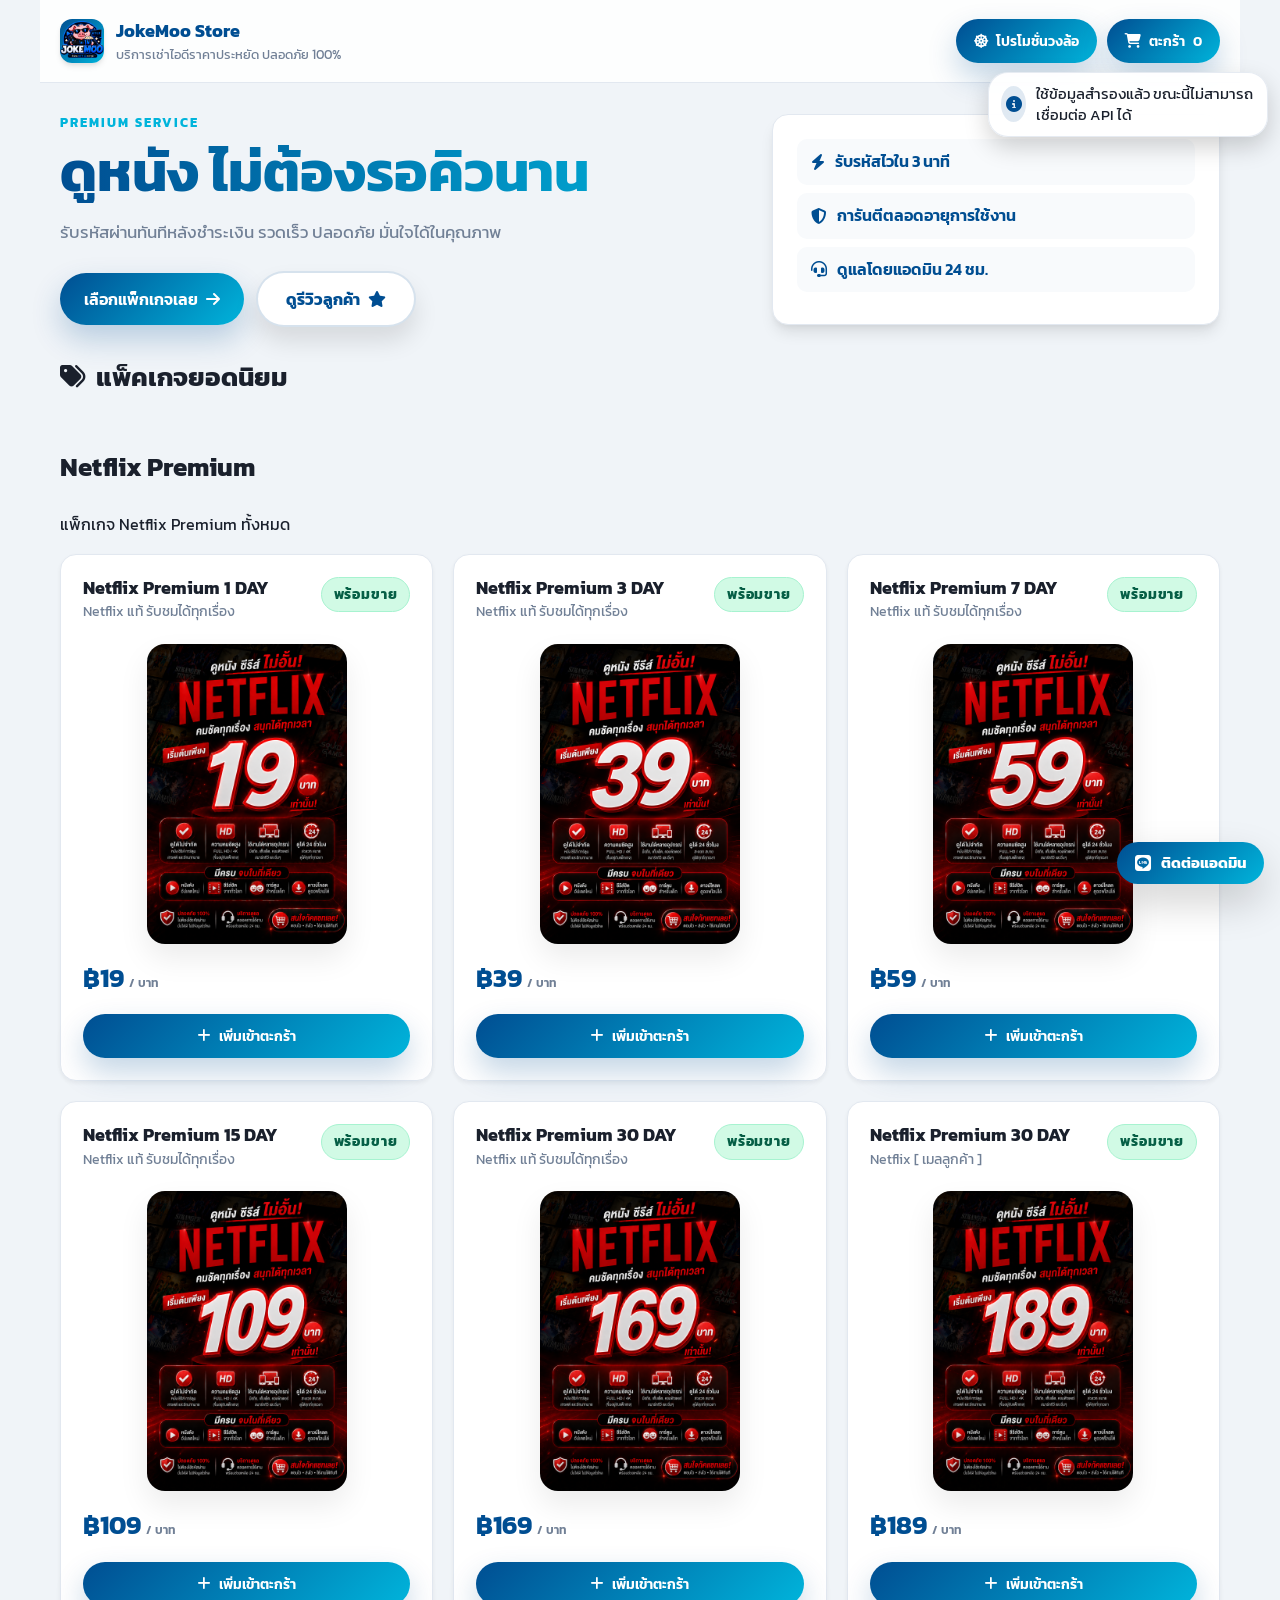
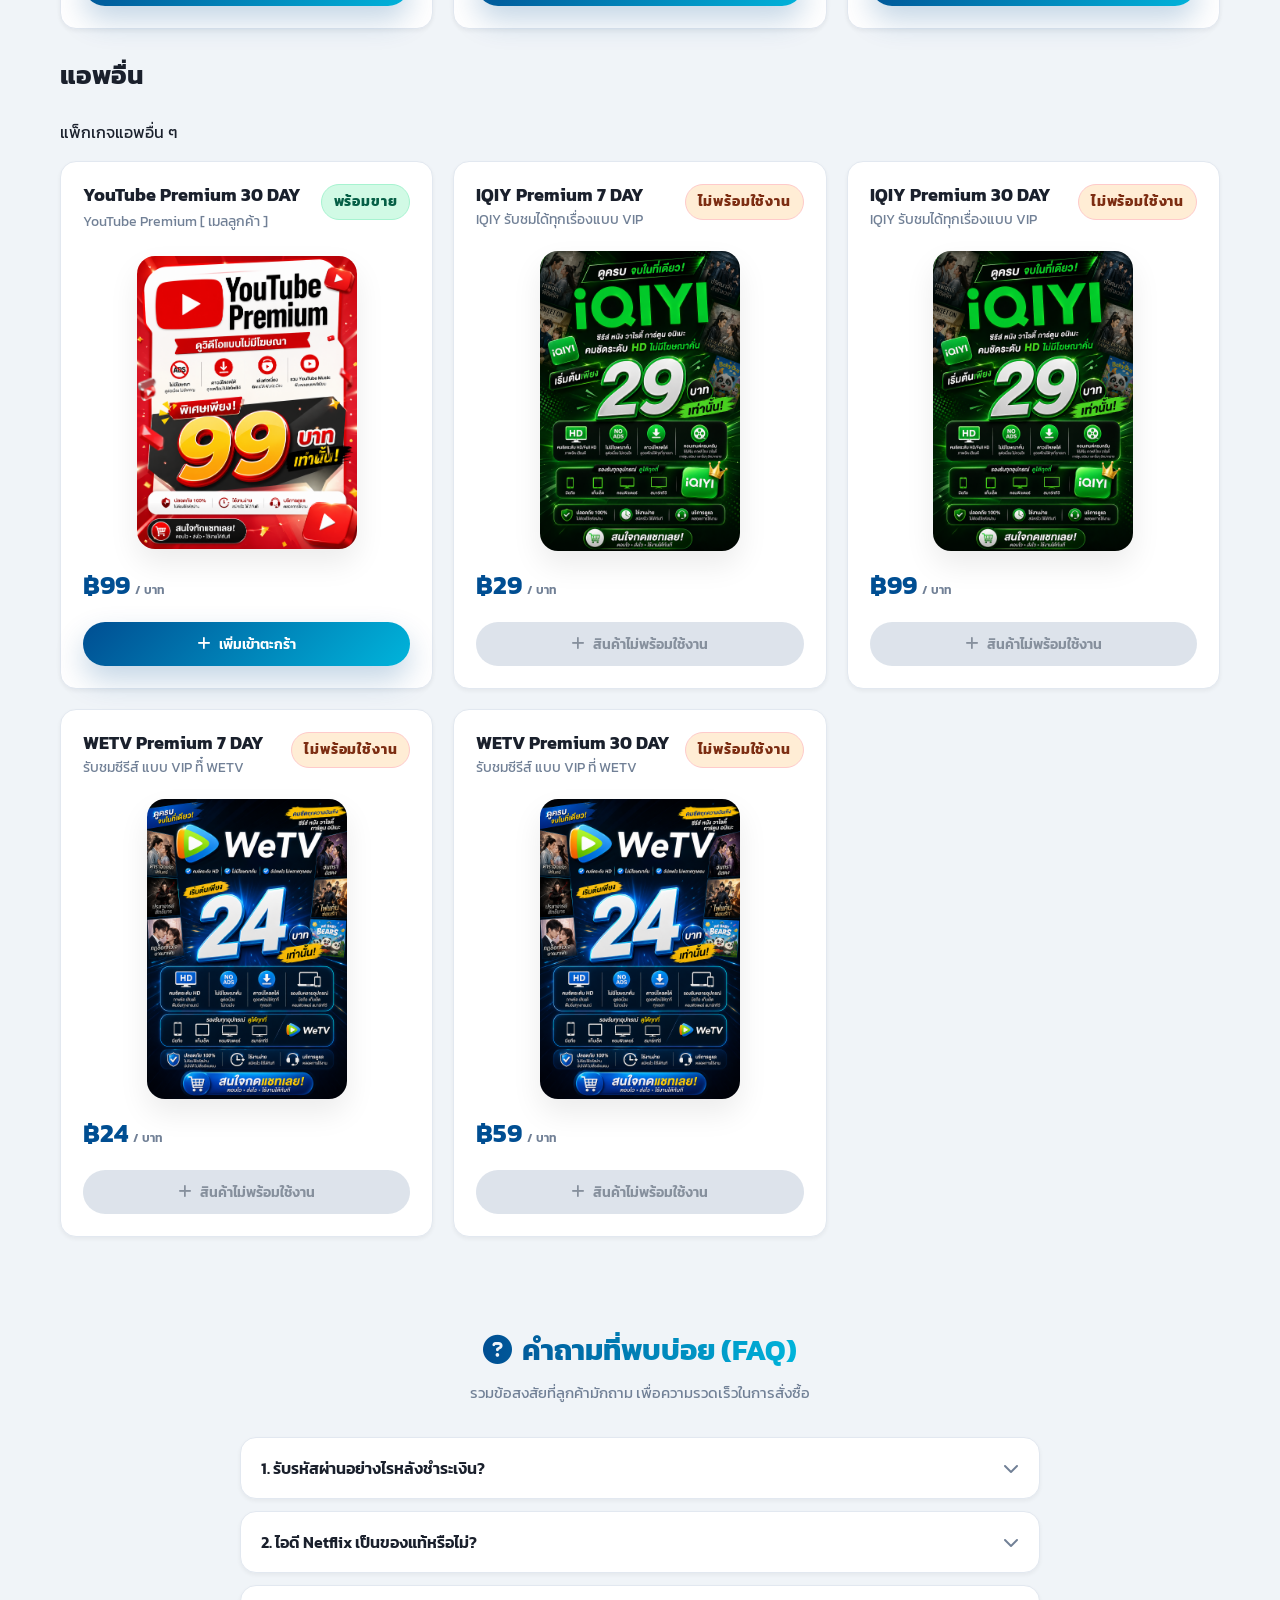
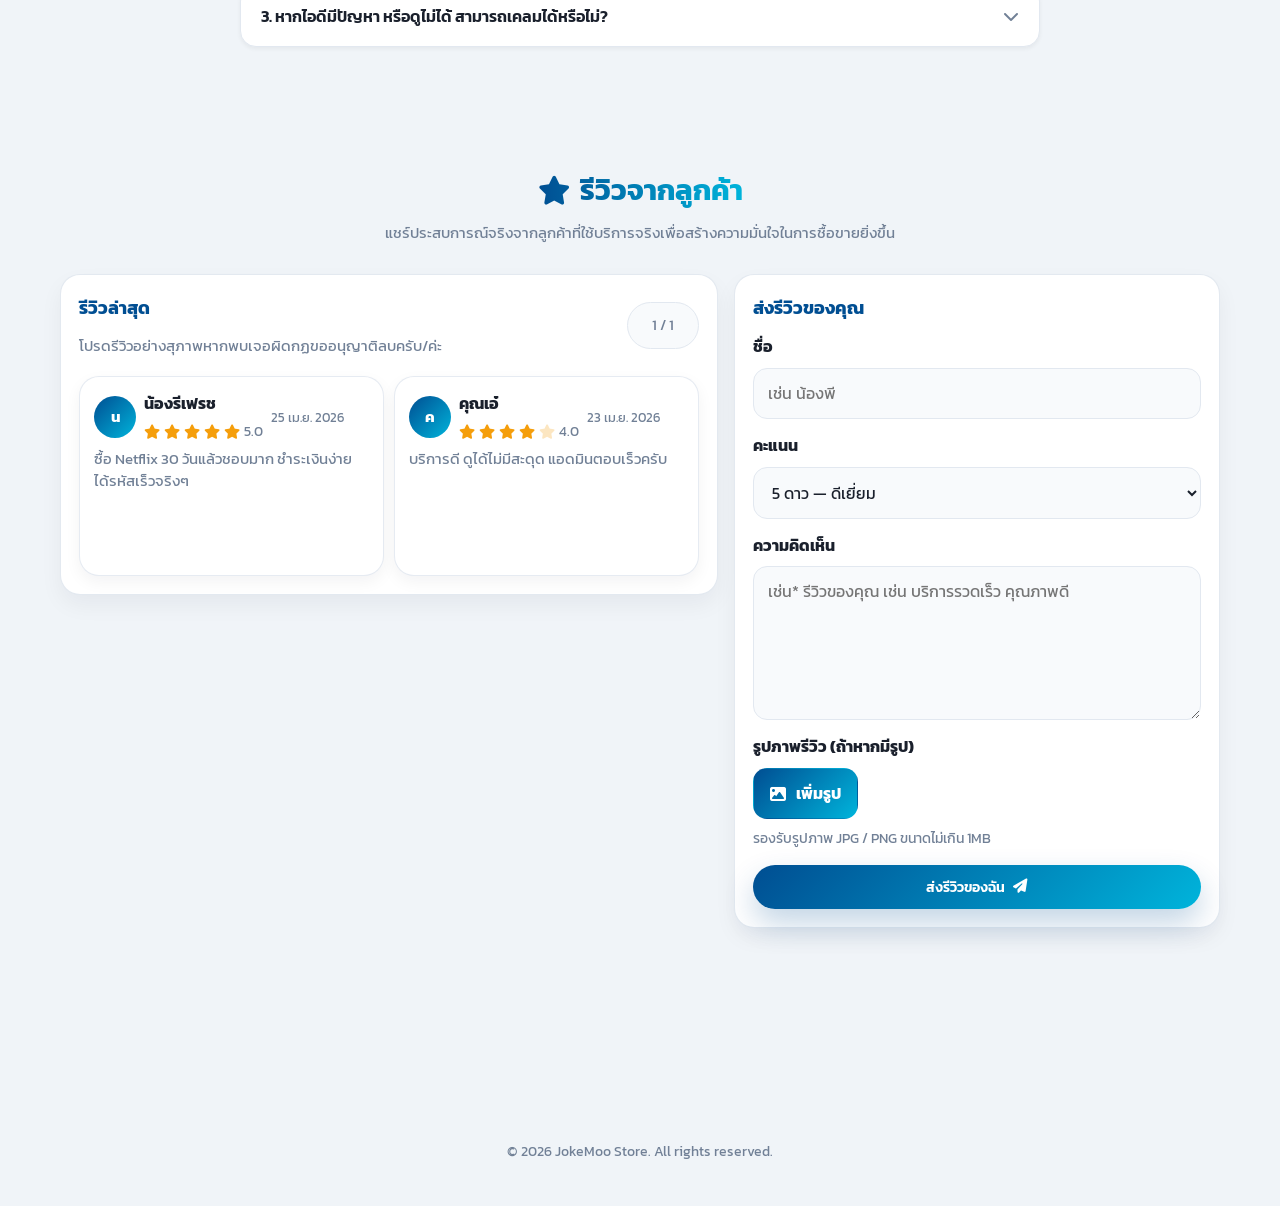
<file: shop-main/index.html>
<!DOCTYPE html>
<html lang="th">
<head>
    <meta charset="UTF-8">
    <meta name="viewport" content="width=device-width, initial-scale=1.0">
    <title>JokeMoo Store | บริการขาย NETFLIX PREMIUM</title>
    <link href="https://fonts.googleapis.com/css2?family=Inter:wght@400;600;700&family=Kanit:wght@300;400;600&display=swap" rel="stylesheet">
    <link rel="stylesheet" href="https://cdnjs.cloudflare.com/ajax/libs/font-awesome/6.4.0/css/all.min.css">
    <link rel="icon" type="image" href="logo.png">
    <link rel="stylesheet" href="styles.css?v=20260825-v87">
</head>
<body>
    <div id="pageLoader" class="page-loader">
        <div class="page-loader-card">
            <div class="page-loader-spinner"></div>
            <p>กำลังโหลดเว็บไซต์...</p>
        </div>
    </div>

    <div id="maintenanceOverlay" class="maintenance-overlay hidden">
        <div class="maintenance-card">
            <h2>เว็บไซต์กำลังอัพเดท</h2>
            <p>ขณะนี้เว็บไซต์อยู่ในโหมดอัพเดท กรุณาติดต่อข่าวสารหรือสอบถามผ่านช่องทางด้านล่าง</p>
            <div class="maintenance-links">
                <a href="https://www.facebook.com/profile.php?id=61584369622351" target="_blank" rel="noopener noreferrer">Facebook</a>
                <a href="https://line.me/R/ti/p/%40106zyrpm" target="_blank" rel="noopener noreferrer">Line</a>
            </div>
        </div>
    </div>

    <nav class="topbar">
        <div class="brand">
            <img src="logo.png" alt="JokeMoo Store" class="logo-circle" />
            <div>
                <h1>JokeMoo Store</h1>
                <p>บริการเช่าไอดีราคาประหยัด ปลอดภัย 100%</p>
            </div>
        </div>
        <div class="actions">
            <div id="userBadge" class="user-badge hidden"></div>
            <button id="promotionsWheelBtn" class="button button-primary">
                <i class="fas fa-dharmachakra"></i> โปรโมชั่นวงล้อ
            </button>
            <button id="cartBtn" class="button button-primary">
                <i class="fas fa-shopping-cart"></i> ตะกร้า <span id="cartCount">0</span>
            </button>
        </div>
    </nav>

    <main>
        <section class="hero">
            <div class="hero-content">
                <span class="eyebrow">Premium Service</span>
                <h2>ดูหนัง ไม่ต้องรอคิวนาน</h2>
                <p>รับรหัสผ่านทันทีหลังชำระเงิน รวดเร็ว ปลอดภัย มั่นใจได้ในคุณภาพ</p>
                <div class="hero-buttons">
                    <button id="heroShopBtn" class="button button-primary btn-lg">
                        เลือกแพ็กเกจเลย <i class="fas fa-arrow-right"></i>
                    </button>
                    <button id="heroReviewBtn" class="button button-outline btn-lg">
                        ดูรีวิวลูกค้า <i class="fas fa-star"></i>
                    </button>
                </div>
            </div>
            <div class="hero-card">
                <div class="feature-card"><i class="fas fa-bolt"></i> รับรหัสไวใน 3 นาที</div>
                <div class="feature-card"><i class="fas fa-shield-alt"></i> การันตีตลอดอายุการใช้งาน</div>
                <div class="feature-card"><i class="fas fa-headset"></i> ดูแลโดยแอดมิน 24 ชม.</div>
            </div>
        </section>

        <section id="promotionBanner" class="promotion-banner hidden"></section>

        <section class="products">
            <h3><i class="fas fa-tags"></i> แพ็คเกจยอดนิยม</h3>
            <div id="products" class="product-grid"></div>
        </section>

        <!-- 🔽 เพิ่มส่วน FAQ ตรงนี้ 🔽 -->
        <section id="faq" class="faq-section">
            <div class="faq-header">
                <h3><i class="fas fa-question-circle"></i> คำถามที่พบบ่อย (FAQ)</h3>
                <p>รวมข้อสงสัยที่ลูกค้ามักถาม เพื่อความรวดเร็วในการสั่งซื้อ</p>
            </div>
            <div class="faq-container">
                <div class="faq-item">
                    <button class="faq-question">
                        <span>1. รับรหัสผ่านอย่างไรหลังชำระเงิน?</span>
                        <i class="fas fa-chevron-down"></i>
                    </button>
                    <div class="faq-answer">
                        <p>หลังยืนยันการโอนสำเร็จ เพิ่มเพื่อน Line <strong>@106zyrpm</strong> เพื่อแจ้งสลิปโอน แอดมินจะตรวจสอบและส่งรหัสผ่านให้ภายใน 1-5 นาที</p>
                    </div>
                </div>
                <div class="faq-item">
                    <button class="faq-question">
                        <span>2. ไอดี Netflix เป็นของแท้หรือไม่?</span>
                        <i class="fas fa-chevron-down"></i>
                    </button>
                    <div class="faq-answer">
                        <p>ใช่ครับ ทุกไอดีเป็นบัญชีพรีเมียมแท้ 100% ซื้อตรงจากผู้ให้บริการอย่างเป็นทางการ มั่นใจได้ในความเสถียรและคุณภาพระดับ Ultra HD</p>
                    </div>
                </div>
                <div class="faq-item">
                    <button class="faq-question">
                        <span>3. หากไอดีมีปัญหา หรือดูไม่ได้ สามารถเคลมได้หรือไม่?</span>
                        <i class="fas fa-chevron-down"></i>
                    </button>
                    <div class="faq-answer">
                        <p>ได้ครับ เราการันตีการใช้งานตลอดอายุแพ็กเกจ หากพบปัญหาเข้าไม่ได้ หรือรหัสเปลี่ยน สามารถแจ้งแอดมินได้ทันที โดยไม่มีค่าใช้จ่ายเพิ่มแน่นอนค้าบ</p>
                    </div>
                </div>
                    </div>
                </div>
            </div>
        </section>
        <!-- 🔼 จบส่วน FAQ 🔼 -->

        <section id="reviews" class="review-section">
            <div class="review-header">
                <h3><i class="fas fa-star"></i> รีวิวจากลูกค้า</h3>
                <p>แชร์ประสบการณ์จริงจากลูกค้าที่ใช้บริการจริงเพื่อสร้างความมั่นใจในการชื้อขายยิ่งขึ้น</p>
            </div>

            <div class="review-grid">
                <div class="review-card review-list-card">
                    <div class="review-list-header">
                        <div>
                            <h4>รีวิวล่าสุด</h4>
                            <p class="review-card-subtitle">โปรดรีวิวอย่างสุภาพหากพบเจอผิดกฏขออนุญาติลบครับ/ค่ะ</p>
                        </div>
                        <div class="review-nav">
                            <button id="reviewCarouselPrev" type="button" class="carousel-btn hidden"><i class="fas fa-chevron-left"></i></button>
                            <button id="reviewCarouselNext" type="button" class="carousel-btn hidden"><i class="fas fa-chevron-right"></i></button>
                        </div>
                        <div id="reviewPageIndicator" class="review-page-indicator">1 / 1</div>
                    </div>
                    <div id="reviewListWrapper" class="review-list-wrapper">
                        <div id="reviewList" class="review-list"></div>
                    </div>
                    <div id="reviewNoData" class="no-reviews">ยังไม่มีรีวิวสามารถแชร์ประสบการณ์ได้เลย</div>
                </div>

                <div class="review-card review-form-card">
                    <h4>ส่งรีวิวของคุณ</h4>
                    <form id="reviewForm" class="review-form">
                        <div class="review-form-group">
                            <label for="reviewName">ชื่อ</label>
                            <input id="reviewName" type="text" placeholder="เช่น น้องพี" required>
                        </div>
                        <div class="review-form-group">
                            <label for="reviewRating">คะแนน</label>
                            <select id="reviewRating">
                                <option value="5">5 ดาว — ดีเยี่ยม</option>
                                <option value="4">4 ดาว — ดีมาก</option>
                                <option value="3">3 ดาว — ดี</option>
                                <option value="2">2 ดาว — ธรรมดา</option>
                                <option value="1">1 ดาว — ต้องปรับปรุง</option>
                            </select>
                        </div>
                        <div class="review-form-group">
                            <label for="reviewComment">ความคิดเห็น</label>
                            <textarea id="reviewComment" rows="5" placeholder="เช่น* รีวิวของคุณ เช่น บริการรวดเร็ว คุณภาพดี" required></textarea>
                        </div>
                        <div class="review-form-group review-image-upload">
                            <label>รูปภาพรีวิว (ถ้าหากมีรูป)</label>
                            <label class="file-input-button" for="reviewImage">
                                <i class="fas fa-image"></i>
                                เพิ่มรูป
                                <input id="reviewImage" type="file" accept="image/*">
                            </label>
                            <div id="reviewImagePreview" class="image-upload-preview hidden">
                                <img id="reviewPreviewImg" alt="Preview รูปรีวิว">
                            </div>
                            <p class="review-form-note">รองรับรูปภาพ JPG / PNG ขนาดไม่เกิน 1MB</p>
                        </div>
                        <button type="submit" class="button button-primary full-width">
                            ส่งรีวิวของฉัน <i class="fas fa-paper-plane"></i>
                        </button>
                    </form>
                </div>
            </div>
        </section>
    </main>

    <!-- Cart Modal -->
    <div id="cartPanel" class="overlay hidden">
        <div class="modal-container cart-modal">
            <div class="cart-header">
                <h3><i class="fas fa-shopping-bag"></i> ตะกร้าสินค้าของคุณ</h3>
                <button id="closeCart" class="close-btn"><i class="fas fa-times"></i></button>
            </div>
            <div id="cartItems"></div>
            <div class="cart-summary">
                <span>ยอดรวมทั้งหมด</span>
                <span id="cartTotal" class="total-price">฿0</span>
            </div>
            <button id="checkoutBtn" class="button button-primary full-width">
                กดคลิ้กเพื่อสั่งซื้อ <i class="fab fa-line"></i>
            </button>
            <p class="cart-note">เมื่อกดแล้วจะเปิดแชท Line เพื่อแจ้งแอดมินและสั่งซื้อสินค้า</p>
        </div>
    </div>

    

    <footer>
        <p>&copy; 2026 JokeMoo Store. All rights reserved.</p>
    </footer>

    <a href="https://line.me/R/ti/p/%40106zyrpm" class="contact-admin-button" target="_blank" rel="noopener noreferrer">
        <i class="fab fa-line"></i>
        ติดต่อแอดมิน
    </a>
    <div id="toast" class="toast"></div>
    <script src="config.js?v=20260825-v87"></script>
    <script src="script.js?v=20260825-v87"></script>
</body>
</html>
</file>
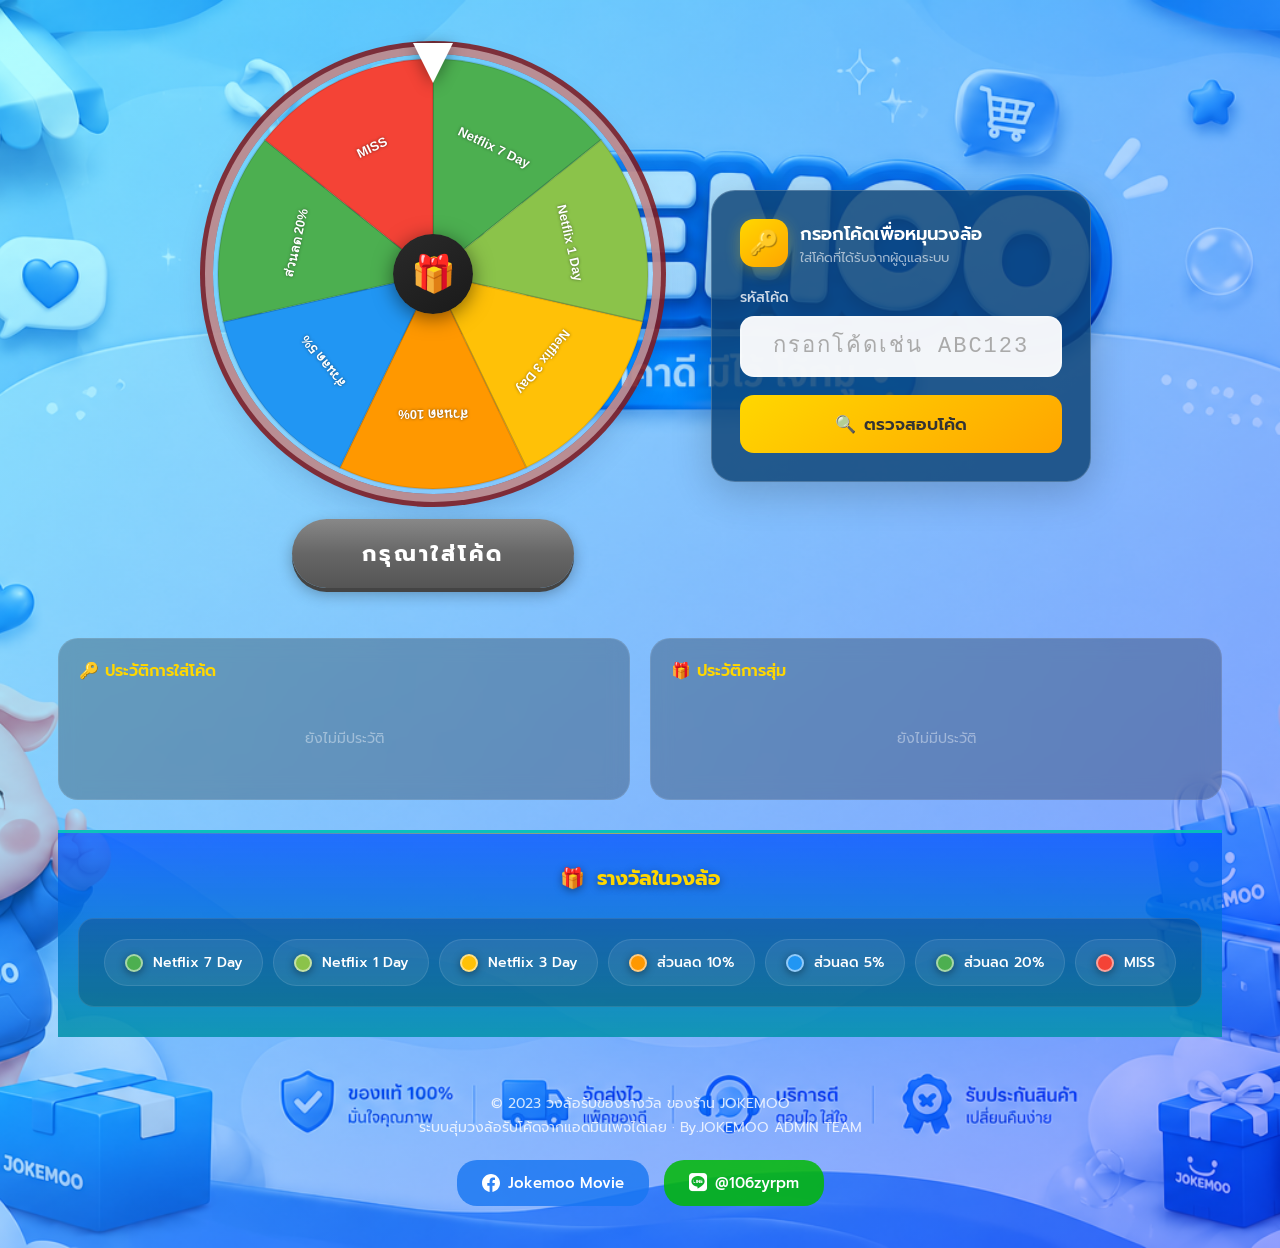
<file: wheel/index.html>
<!DOCTYPE html>
<html lang="th">
<head>
    <meta charset="UTF-8">
    <meta name="viewport" content="width=device-width, initial-scale=1.0, viewport-fit=cover">
    <meta name="theme-color" content="#8b0000">
    <title>วงล้อสุ่มรางวัล JOKEMOO</title>
    <link rel="preconnect" href="https://fonts.googleapis.com">
    <link rel="preconnect" href="https://fonts.gstatic.com" crossorigin>
    <link rel="stylesheet" href="style.css">
    <link rel="icon" type="image" href="logo.png">
    <link rel="stylesheet" href="https://cdnjs.cloudflare.com/ajax/libs/font-awesome/6.5.1/css/all.min.css">
    <script src="discord-config.js"></script>
    <script src="api-config.js"></script>
</head>
<body>
    <div class="page-container">
        <div class="top-section">
            <div class="wheel-section">
                <div class="wheel-container">
                    <div class="pointer"></div>
                    <canvas id="wheel" class="wheel" width="440" height="440"></canvas>
                    <div class="center-circle">🎁</div>
                </div>
                <button class="spin-btn" id="spinBtn" onclick="spin()" disabled>กรุณาใส่โค้ด</button>
            </div>

            <div class="code-card">
                <div class="code-card-header">
                    <div class="code-card-icon">🔑</div>
                    <div>
                        <div class="code-card-title">กรอกโค้ดเพื่อหมุนวงล้อ</div>
                        <div class="code-card-subtitle">ใส่โค้ดที่ได้รับจากผู้ดูแลระบบ</div>
                    </div>
                </div>

                <div class="code-input-group">
                    <label class="code-input-label">รหัสโค้ด</label>
                    <input type="text" class="code-input" id="codeInput" placeholder="กรอกโค้ดเช่น ABC123" maxlength="12">
                </div>

                <button class="verify-btn" onclick="verifyCode()">
                    <span>🔍</span> ตรวจสอบโค้ด
                </button>

                <div class="code-status" id="codeStatus"></div>

                <div class="spins-info" id="spinsInfo">
                    <div class="spins-info-row">
                        <span class="spins-info-label">🎫 สิทธิ์คงเหลือ</span>
                        <span class="spins-info-value" id="spinsValue">0</span>
                    </div>
                </div>
            </div>
        </div>

        <div class="history-section">
            <div class="history-grid">
                <div class="history-card">
                    <div class="history-card-header">
                        <h3>🔑 ประวัติการใส่โค้ด</h3>
                    </div>
                    <div class="history-list" id="codeHistoryList">
                        <div class="empty-history">ยังไม่มีประวัติ</div>
                    </div>
                </div>

                <div class="history-card">
                    <div class="history-card-header">
                        <h3>🎁 ประวัติการสุ่ม</h3>
                    </div>
                    <div class="history-list" id="spinHistoryList">
                        <div class="empty-history">ยังไม่มีประวัติ</div>
                    </div>
                </div>
            </div>
        </div>

        <div class="footer-section">
            <div class="footer-title">
                <span>🎁</span> รางวัลในวงล้อ
            </div>
            <div class="prizes-grid" id="prizesGrid"></div>
        </div>

        <div class="footer-bottom">
            <div class="footer-copyright">© 2023 วงล้อรับของรางวัล ของร้าน JOKEMOO<br>ระบบสุ่มวงล้อรับโค้ดจากแอดมินเพจได้เลย · By.JOKEMOO ADMIN TEAM</div>
            <div class="footer-links">
                <a href="https://www.facebook.com/share/1DFQUZA9NV/?mibextid=wwXIfr" target="_blank" rel="noopener noreferrer" class="footer-link facebook">
                    <svg width="18" height="18" viewBox="0 0 24 24" fill="white"><path d="M24 12.073c0-6.627-5.373-12-12-12s-12 5.373-12 12c0 5.99 4.388 10.954 10.125 11.854v-8.385H7.078v-3.47h3.047V9.43c0-3.007 1.792-4.669 4.533-4.669 1.312 0 2.686.235 2.686.235v2.953H15.83c-1.491 0-1.956.925-1.956 1.874v2.25h3.328l-.532 3.47h-2.796v8.385C19.612 23.027 24 18.062 24 12.073z"/></svg>
                    Jokemoo Movie
                </a>
                <a href="https://line.me/ti/p/~106zyrpm" target="_blank" rel="noopener noreferrer" class="footer-link line">
                    <i class="fab fa-line"></i>
                    @106zyrpm
                </a>
            </div>
        </div>
    </div>

    <div class="result-display" id="resultDisplay">
        <div class="result-content">
            <div class="result-icon">🎉</div>
            <h2>แจ้งเตือนผลการสุ่ม</h2>
            <div class="result-subtitle">รายละเอียดการหมุนวงล้อ</div>
            <div class="result-detail-list">
                <div class="result-detail-row">
                    <span class="result-detail-label">📅 วันที่</span>
                    <span class="result-detail-value" id="resultDate"></span>
                </div>
                <div class="result-detail-row">
                    <span class="result-detail-label">🕐 เวลา</span>
                    <span class="result-detail-value" id="resultTime"></span>
                </div>
                <div class="result-detail-row">
                    <span class="result-detail-label">🔑 โค้ดที่ใช้</span>
                    <span class="result-detail-value result-code" id="resultCodeUsed"></span>
                </div>
                <div class="result-detail-row result-prize-row">
                    <span class="result-detail-label">🎁 ได้รับ</span>
                    <span class="result-detail-value result-prize" id="prizeText"></span>
                </div>
            </div>
            <button onclick="closeResult()">รับทราบ</button>
        </div>
    </div>

    <script src="script.js"></script>
</body>
</html>
</file>
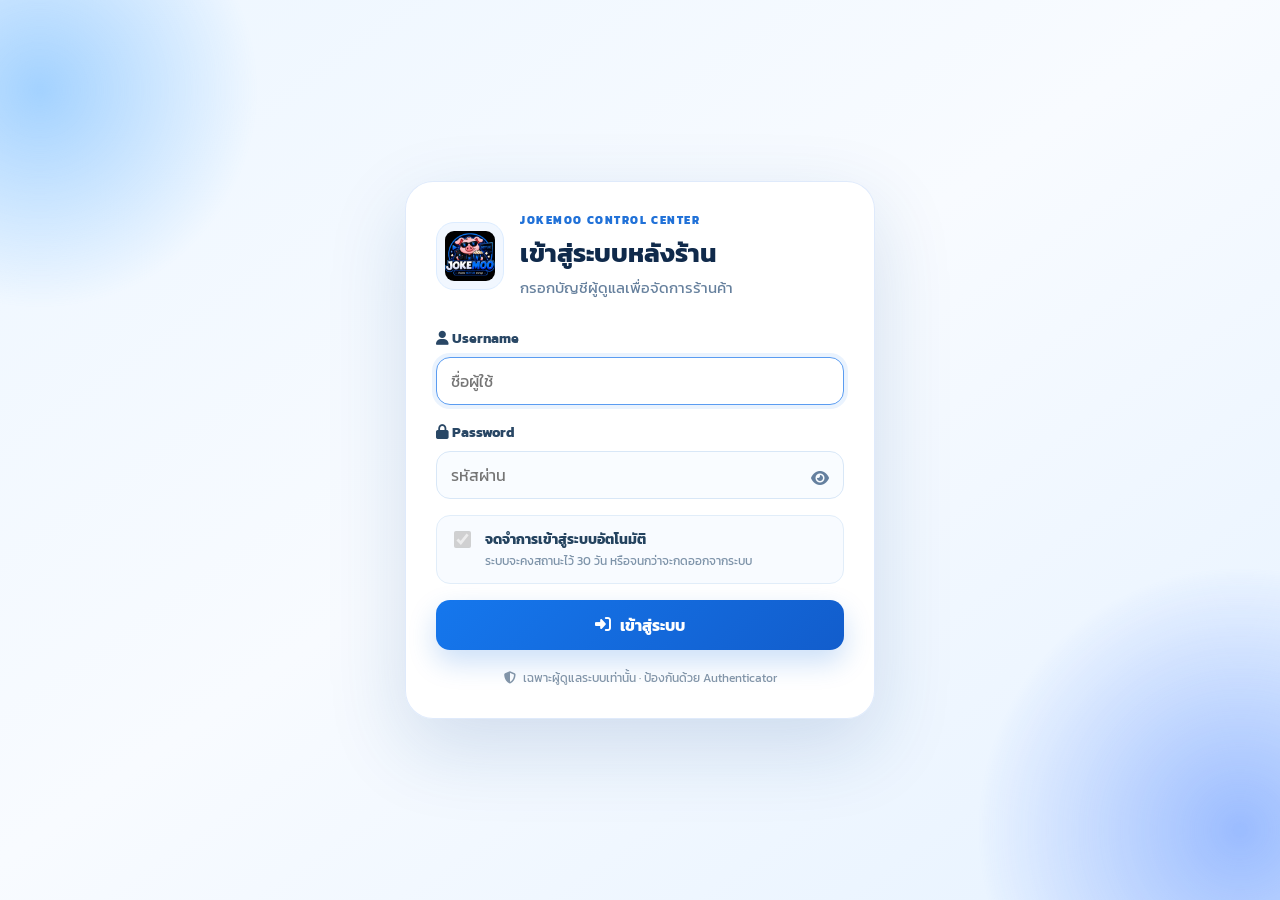
<file: admin/admin.html>
<!DOCTYPE html>
<html lang="th">
<head>
    <meta charset="UTF-8">
    <meta name="viewport" content="width=device-width, initial-scale=1.0, viewport-fit=cover">
    <meta name="theme-color" content="#0d67e8">
    <title>JokeMoo Store Admin</title>
    <link href="https://fonts.googleapis.com/css2?family=Inter:wght@400;600;700&family=Kanit:wght@300;400;500;600;700&display=swap" rel="stylesheet">
    <link rel="stylesheet" href="https://cdnjs.cloudflare.com/ajax/libs/font-awesome/6.4.0/css/all.min.css">
    <link rel="stylesheet" href="../styles.css?v=20261014-promotion-landscape-v102">
    <link rel="stylesheet" href="code-manager/scoped.css">
    <link rel="stylesheet" href="admin.css?v=20261014-promotion-landscape-v102">
    <link rel="icon" type="image" href="../logo.png">
</head>
<body class="admin-shell-body admin-auth-locked admin-session-restoring">
    <div id="adminAuthGate" class="admin-auth-gate">
        <div class="admin-auth-bg admin-auth-bg-one"></div>
        <div class="admin-auth-bg admin-auth-bg-two"></div>
        <section class="admin-auth-card" aria-labelledby="adminLoginTitle">
            <div class="admin-auth-brand">
                <img src="../assets/optimized/logo.webp" onerror="this.src='../logo.png'" alt="JokeMoo Store">
                <div><span>JOKEMOO CONTROL CENTER</span><h1 id="adminLoginTitle">เข้าสู่ระบบหลังร้าน</h1><p>กรอกบัญชีผู้ดูแลเพื่อจัดการร้านค้า</p></div>
            </div>
            <form id="adminLoginForm" class="admin-auth-form" autocomplete="on" action="javascript:void(0)">
                <label><span><i class="fas fa-user"></i> Username</span><input id="adminLoginUsername" name="username" type="text" autocomplete="username" placeholder="ชื่อผู้ใช้" required></label>
                <label><span><i class="fas fa-lock"></i> Password</span><div class="admin-password-wrap"><input id="adminLoginPassword" name="password" type="password" autocomplete="current-password" placeholder="รหัสผ่าน" required><button id="adminLoginPasswordToggle" type="button" aria-label="แสดงรหัสผ่าน"><i class="fas fa-eye"></i></button></div></label>
                <label class="admin-remember-row"><input id="adminRememberLogin" type="checkbox" checked disabled><span><b>จดจำการเข้าสู่ระบบอัตโนมัติ</b><small>ระบบจะคงสถานะไว้ 30 วัน หรือจนกว่าจะกดออกจากระบบ</small></span></label>
                <div id="adminLoginError" class="admin-auth-error hidden" role="alert"></div>
                <button id="adminLoginBtn" class="admin-auth-submit" type="submit"><i class="fas fa-right-to-bracket"></i><span>เข้าสู่ระบบ</span></button>
            </form>

            <form id="adminTotpForm" class="admin-auth-form admin-totp-form hidden" autocomplete="one-time-code" action="javascript:void(0)">
                <div class="admin-totp-heading">
                    <span class="admin-totp-icon"><i class="fas fa-mobile-screen-button"></i></span>
                    <div><small>2-STEP VERIFICATION</small><h2 id="adminTotpTitle">ยืนยัน Authenticator</h2><p id="adminTotpDescription">กรอกรหัส 6 หลักจากแอป Authenticator</p></div>
                </div>
                <div id="adminTotpSetupBox" class="admin-totp-setup hidden">
                    <div class="admin-totp-setup-note"><i class="fas fa-shield-halved"></i><span><b>ตั้งค่า Authenticator ครั้งแรก</b><small>เพิ่มบัญชีใหม่ใน Google Authenticator, Microsoft Authenticator หรือแอป TOTP อื่น แล้วใส่คีย์ด้านล่าง</small></span></div>
                    <div class="admin-totp-secret-row"><span>Setup key</span><code id="adminTotpSecret">-</code><button id="adminTotpCopySecret" type="button" title="คัดลอกคีย์"><i class="fas fa-copy"></i></button></div>
                    <div class="admin-totp-account-row"><span>ชื่อบัญชี</span><strong id="adminTotpAccountLabel">JOKEMOO</strong></div>
                </div>
                <label class="admin-totp-code-field"><span><i class="fas fa-key"></i> รหัสยืนยัน 6 หลัก</span><input id="adminTotpCode" name="totp" type="text" inputmode="numeric" pattern="[0-9]{6}" maxlength="6" autocomplete="one-time-code" placeholder="000000" required></label>
                <div id="adminTotpError" class="admin-auth-error hidden" role="alert"></div>
                <button id="adminTotpVerifyBtn" class="admin-auth-submit" type="submit"><i class="fas fa-shield-check"></i><span>ยืนยันและเข้าสู่ระบบ</span></button>
                <div class="admin-totp-recovery">
                    <div class="admin-totp-recovery-head"><i class="fas fa-life-ring"></i><span><b>เข้า Authenticator ไม่ได้?</b><small>ส่งคำร้องให้ผู้จัดการออกโค้ดรีเซ็ตแบบใช้ครั้งเดียว</small></span></div>
                    <div id="adminTotpResetRequestStatus" class="admin-totp-reset-status hidden"></div>
                    <div class="admin-totp-recovery-actions"><button id="adminTotpRequestResetBtn" type="button" class="admin-totp-recovery-btn"><i class="fas fa-paper-plane"></i><span>ขอรีเซ็ต Authenticator</span></button><button id="adminTotpHaveResetCodeBtn" type="button" class="admin-totp-recovery-btn is-secondary hidden"><i class="fas fa-key"></i><span>มีโค้ดรีเซ็ตแล้ว</span></button></div>
                    <div id="adminTotpResetCodeBox" class="admin-totp-reset-code-box hidden"><label><span>โค้ดรีเซ็ตจากผู้จัดการ</span><input id="adminTotpResetCode" type="text" inputmode="numeric" maxlength="8" placeholder="00000000" autocomplete="one-time-code"></label><button id="adminTotpApplyResetCodeBtn" type="button"><i class="fas fa-rotate"></i><span>ยืนยันโค้ดและตั้ง Authenticator ใหม่</span></button></div>
                </div>
                <button id="adminTotpBackBtn" class="admin-totp-back" type="button"><i class="fas fa-arrow-left"></i> กลับไปกรอกรหัสผ่าน</button>
            </form>
            <div class="admin-auth-foot"><i class="fas fa-shield-halved"></i><span>เฉพาะผู้ดูแลระบบเท่านั้น · ป้องกันด้วย Authenticator</span></div>
        </section>
    </div>
    <div class="admin-app-layout">
        <aside id="adminSidebar" class="admin-sidebar">
            <div class="admin-sidebar-brand">
                <img src="../assets/optimized/logo.webp" onerror="this.src='../logo.png'" alt="JokeMoo Store">
                <div><strong>JokeMoo Admin</strong><span>Store Control Center</span></div>
                <button id="adminSidebarClose" type="button" aria-label="ปิดเมนู"><i class="fas fa-times"></i></button>
            </div>

            <div class="language-box admin-language-box">
                <span class="language-label">ภาษา / Language</span>
                <div class="jm-language-picker">
                    <button class="language-select jm-language-toggle" type="button" aria-label="เปลี่ยนภาษา" aria-haspopup="true">
                        <span class="jm-language-flag flag-th" aria-hidden="true"></span>
                        <strong class="jm-language-current">TH</strong>
                        <i class="fas fa-chevron-down"></i>
                    </button>
                    <div class="jm-language-menu" role="menu">
                        <button type="button" data-jm-language="th"><span class="jm-language-flag flag-th" aria-hidden="true"></span><b>TH</b><small>ภาษาไทย</small></button>
                        <button type="button" data-jm-language="en"><span class="jm-language-flag flag-en" aria-hidden="true"></span><b>EN</b><small>English</small></button>
                    </div>
                </div>
            </div>

            <nav class="admin-sidebar-nav" aria-label="เมนูแอดมิน">
                <div class="admin-nav-caption">เมนูจัดการ</div>

                <div class="admin-nav-group is-open" data-admin-nav-group="store">
                    <button type="button" class="admin-nav-group-toggle" aria-expanded="true">
                        <span class="admin-nav-icon"><i class="fas fa-store"></i></span><span>จัดการร้าน</span><i class="fas fa-chevron-down admin-group-arrow"></i>
                    </button>
                    <div class="admin-nav-submenu">
                        <button type="button" class="admin-tab-button admin-subtab-button" data-target="webSettingsSection" data-admin-title="จัดการเว็บ"><i class="fas fa-sliders"></i><span>จัดการเว็บ</span></button>
                        <button type="button" class="admin-tab-button admin-subtab-button active" data-target="productSection" data-admin-title="จัดการสินค้า"><i class="fas fa-boxes-stacked"></i><span>จัดการสินค้า</span></button>
                        <button type="button" class="admin-tab-button admin-subtab-button" data-target="reviewSection" data-admin-title="จัดการรีวิว"><i class="fas fa-star"></i><span>จัดการรีวิว</span></button>
                    </div>
                </div>

                <div class="admin-nav-group" data-admin-nav-group="promotions">
                    <button type="button" class="admin-nav-group-toggle" aria-expanded="false">
                        <span class="admin-nav-icon"><i class="fas fa-percent"></i></span><span>โปรโมชั่น</span><i class="fas fa-chevron-down admin-group-arrow"></i>
                    </button>
                    <div class="admin-nav-submenu">
                        <button type="button" class="admin-tab-button admin-subtab-button" data-target="promoSection" data-promo-filter="all" data-admin-title="โปรโมชั่นทั้งหมด"><i class="fas fa-layer-group"></i><span>โปรโมชั่นทั้งหมด</span></button>
                        <button type="button" class="admin-tab-button admin-subtab-button" data-target="promoSection" data-promo-filter="started" data-admin-title="โปรโมชั่นที่เริ่มแล้ว"><i class="fas fa-circle-check"></i><span>เริ่ม</span></button>
                        <button type="button" class="admin-tab-button admin-subtab-button" data-target="promoSection" data-promo-filter="waiting" data-admin-title="โปรโมชั่นรอเริ่ม"><i class="fas fa-clock"></i><span>รอเริ่ม</span></button>
                        <button type="button" class="admin-tab-button admin-subtab-button" data-target="promoSection" data-promo-filter="disabled" data-admin-title="โปรโมชั่นปิดการใช้งาน"><i class="fas fa-circle-pause"></i><span>ปิดการใช้งาน</span></button>
                    </div>
                </div>

                <div class="admin-nav-group" data-admin-nav-group="movies">
                    <button type="button" class="admin-nav-group-toggle" aria-expanded="false">
                        <span class="admin-nav-icon"><i class="fas fa-clapperboard"></i></span><span>จัดการหนัง</span><i class="fas fa-chevron-down admin-group-arrow"></i>
                    </button>
                    <div class="admin-nav-submenu">
                        <button type="button" class="admin-tab-button admin-subtab-button" data-target="movieSection" data-movie-filter="all" data-admin-title="หนังทั้งหมด"><i class="fas fa-film"></i><span>หนังทั้งหมด</span></button>
                        <button type="button" class="admin-tab-button admin-subtab-button" data-target="movieSection" data-movie-filter="top" data-admin-title="หนังติด TOP"><i class="fas fa-trophy"></i><span>หนังติด TOP</span></button>
                        <button type="button" class="admin-tab-button admin-subtab-button" data-target="movieSection" data-movie-filter="upcoming" data-admin-title="หนังใกล้เข้า"><i class="fas fa-calendar-days"></i><span>หนังใกล้เข้า</span></button>
                        <button type="button" class="admin-tab-button admin-subtab-button" data-target="movieSection" data-movie-filter="recommended" data-admin-title="หนังแนะนำจากทางร้าน"><i class="fas fa-heart"></i><span>หนังแนะนำจากทางร้าน</span></button>
                    </div>
                </div>

                <div class="admin-nav-group" data-admin-nav-group="sales">
                    <button type="button" class="admin-nav-group-toggle" aria-expanded="false">
                        <span class="admin-nav-icon"><i class="fas fa-ticket"></i></span><span>โค้ดและคำสั่งซื้อ</span><i class="fas fa-chevron-down admin-group-arrow"></i>
                    </button>
                    <div class="admin-nav-submenu">
                        <button type="button" class="admin-tab-button admin-subtab-button" data-target="codeSection" data-admin-title="สร้างโค้ดสุ่ม"><i class="fas fa-ticket"></i><span>สร้างโค้ดสุ่ม</span></button>
                        <button type="button" class="admin-tab-button admin-subtab-button" data-target="discountSection" data-admin-title="โค้ดส่วนลด"><i class="fas fa-tags"></i><span>สร้างโค้ดส่วนลด</span></button>
                        <button type="button" class="admin-tab-button admin-subtab-button" data-target="ordersSection" data-admin-title="ประวัติการซื้อและสรุปยอด"><i class="fas fa-receipt"></i><span>ประวัติการซื้อ</span></button>
                    </div>
                </div>

                <div class="admin-nav-group" data-admin-nav-group="system" data-manager-only>
                    <button type="button" class="admin-nav-group-toggle" aria-expanded="false">
                        <span class="admin-nav-icon"><i class="fas fa-gear"></i></span><span>ระบบหลังบ้าน</span><i class="fas fa-chevron-down admin-group-arrow"></i>
                    </button>
                    <div class="admin-nav-submenu">
                        <button type="button" class="admin-tab-button admin-subtab-button" data-target="adminUsersSection" data-admin-title="จัดการผู้ดูแล"><i class="fas fa-user-shield"></i><span>จัดการผู้ดูแล</span></button>
                        <button type="button" class="admin-tab-button admin-subtab-button" data-target="admin2faRecoverySection" data-admin-title="2FA Recovery Center"><i class="fas fa-shield-halved"></i><span>2FA Recovery Center</span></button>
                        <button type="button" class="admin-tab-button admin-subtab-button" data-target="adminAuditSection" data-admin-title="ประวัติการทำงาน"><i class="fas fa-clock-rotate-left"></i><span>ประวัติการทำงาน</span></button>
                    </div>
                </div>

                <div class="admin-nav-caption admin-nav-caption-secondary">สถานะระบบ</div>
                <div class="admin-sidebar-status">
                    <span id="apiStatus" class="status-badge status-loading">กำลังตรวจสอบการเชื่อมต่อ...</span>
                    <div class="admin-maintenance-compact">
                        <div><strong>โหมดอัพเดทเว็บ</strong><span id="maintenanceStatus" class="status-badge status-error">ปิดปรับปรุง</span></div>
                        <button id="maintenanceToggleBtn" class="button button-secondary" type="button">เปิดระบบ</button>
                    </div>
                </div>
            </nav>

            <div class="admin-sidebar-footer">
                <div class="admin-sidebar-user"><i class="fas fa-user-shield"></i><span><small>ผู้ดูแลที่ใช้งาน</small><strong id="adminSidebarUserName">-</strong></span></div>
                <button id="adminSidebarLogoutBtn" type="button" class="admin-sidebar-logout"><i class="fas fa-arrow-right-from-bracket"></i> ออกจากระบบ</button>
                <a href="../index.html"><i class="fas fa-store"></i> กลับหน้าหลัก</a>
                <small>© 2026 JokeMoo Store</small>
            </div>
        </aside>
        <div id="adminSidebarBackdrop" class="admin-sidebar-backdrop"></div>

        <div class="admin-main-column">
            <header class="admin-content-topbar">
                <div class="admin-content-title">
                    <button id="adminSidebarToggle" class="admin-mobile-menu" type="button" aria-label="เปิดเมนู"><i class="fas fa-bars"></i></button>
                    <div><span>JOKEMOO CONTROL CENTER</span><h1 id="adminCurrentTitle">จัดการสินค้า</h1></div>
                </div>
                <div class="admin-topbar-actions">
                    <span class="admin-online-pill"><i class="fas fa-circle"></i> Online</span>
                    <div class="admin-current-user"><span class="admin-current-user-avatar"><i class="fas fa-user-shield"></i></span><span><small>เข้าสู่ระบบเป็น</small><strong id="adminCurrentUserName">-</strong><em id="adminCurrentUserRole" class="admin-current-role">-</em></span></div>
                    <button id="adminLogoutBtn" type="button" class="button button-outline admin-logout-btn"><i class="fas fa-arrow-right-from-bracket"></i> ออกจากระบบ</button>
                    <a href="../index.html" class="button button-outline"><i class="fas fa-store"></i> กลับหน้าหลัก</a>
                </div>
            </header>

            <main class="admin-main-content">
                <section class="admin-welcome-card">
                    <div>
                        <span class="admin-welcome-kicker">STORE ADMIN</span>
                        <h2>ภาพรวมระบบ</h2>
                        <p>สินค้า รีวิว โปรโมชั่น หนังแนะนำ โค้ดสุ่ม โค้ดส่วนลด ประวัติยอดขาย ผู้ดูแล และตั้งค่าเว็บในระบบเดียว</p>
                    </div>
                    <div class="admin-welcome-meta">
                        <div><i class="fas fa-bolt"></i><span><strong>พร้อมใช้งานทันที</strong><small>เชื่อมต่อค่าจาก config.js</small></span></div>
                        <div><i class="fas fa-layer-group"></i><span><strong>จัดการข้อมูลร้านได้จากเมนูซ้าย</strong><small>เปลี่ยนหมวดได้โดยไม่โหลดหน้าใหม่</small></span></div>
                    </div>
                </section>

                <div id="adminToast" class="toast"></div>

                <div class="admin-grid">
                    <section id="webSettingsSection" class="admin-section hidden">
                        <div class="admin-section-dashboard">
                            <div class="admin-section-heading"><span class="admin-section-icon"><i class="fas fa-sliders"></i></span><div><small>WEBSITE CONTROL</small><h2>จัดการเว็บ</h2><p>ตั้งค่าระบบหน้าร้านและกำหนดน้ำหนัก/อัตราออกรางวัลของวงล้อจากหลังบ้าน</p></div></div>
                            <div class="admin-mini-stats"><div><span>รางวัล</span><b id="wheelPrizeCount">0</b></div><div><span>รวมน้ำหนัก</span><b id="wheelRateTotal">0</b></div><div><span>สถานะ</span><b id="wheelRateStatus">-</b></div></div>
                        </div>

                        <div class="admin-card admin-data-card admin-management-card website-contact-card">
                            <div class="admin-card-header admin-toolbar-header">
                                <div class="admin-card-title-block"><span class="admin-section-kicker">STORE & PAYMENT</span><h3>ข้อมูลร้านและช่องทางชำระเงิน</h3><p>แก้ LINE, เพจร้าน, เจ้าของร้าน และข้อมูลธนาคารจากจุดเดียว แล้วหน้าร้านทุกหน้าจะใช้ค่าชุดนี้อัตโนมัติ</p></div>
                            </div>
                            <div class="website-settings-grid">
                                <label class="admin-field field-span-2"><span>ลิงก์ LINE ร้าน</span><input id="webLineUrl" type="url" placeholder="https://lin.ee/... หรือ https://line.me/..." autocomplete="off"><small>ใช้กับปุ่มติดต่อ LINE ทุกหน้า รวมถึงปุ่มหลังคัดลอกเลขออเดอร์</small></label>
                                <label class="admin-field"><span>ลิงก์เพจร้าน</span><input id="webPageUrl" type="url" placeholder="https://facebook.com/..." autocomplete="off"><small>แสดงใต้เมนู “ติดต่อแอดมิน”</small></label>
                                <label class="admin-field"><span>ลิงก์เจ้าของร้าน</span><input id="webOwnerUrl" type="url" placeholder="https://facebook.com/... หรือ https://line.me/..." autocomplete="off"><small>ใช้สำหรับช่องทางติดต่อเจ้าของร้านโดยตรง</small></label>
                                <label class="admin-field"><span>ชื่อธนาคาร</span><input id="webBankName" type="text" placeholder="เช่น กสิกรไทย"></label>
                                <label class="admin-field"><span>ชื่อบัญชี</span><input id="webAccountName" type="text" placeholder="ชื่อเจ้าของบัญชี"></label>
                                <label class="admin-field"><span>เลขบัญชี</span><input id="webAccountNumber" type="text" inputmode="numeric" placeholder="xxx-x-xxxxx-x"></label>
                                <label class="admin-field"><span>พร้อมเพย์สำหรับ QR ตามยอด</span><input id="webPromptPayId" type="text" inputmode="numeric" placeholder="08x-xxx-xxxx หรือเลขบัตร/เลขภาษี"><small>ใช้สร้าง QR อัตโนมัติตามยอดสุทธิของออเดอร์ รองรับเบอร์มือถือ 10 หลัก หรือเลขบัตร/เลขภาษี 13 หลัก</small></label>
                                <label class="admin-field field-span-2"><span>URL รูป/โลโก้ธนาคาร</span><input id="webBankImageUrl" type="text" placeholder="https://.../bank-logo.png หรืออัปโหลดรูปด้านล่าง"><small>รูปนี้จะแสดงแทนไอคอนธนาคารในหน้าชำระเงิน</small></label>
                                <div class="website-bank-upload field-span-2">
                                    <div id="webBankPreview" class="website-bank-preview"><i class="fas fa-building-columns"></i><span>ยังไม่มีรูปธนาคาร</span></div>
                                    <div class="website-bank-actions">
                                        <label class="button button-outline website-bank-file-button"><i class="fas fa-image"></i> อัปโหลดรูปธนาคาร<input id="webBankImageFile" type="file" accept="image/png,image/jpeg,image/webp" hidden></label>
                                        <button id="removeWebBankBtn" class="button button-danger" type="button"><i class="fas fa-trash"></i> ลบรูปธนาคาร</button>
                                        <small>แนะนำ PNG/WebP พื้นหลังโปร่ง หรือรูปสี่เหลี่ยมไม่เกิน 800×800 px</small>
                                    </div>
                                </div>
                                <label class="admin-field field-span-2"><span>QR สำรอง (ไม่บังคับ)</span><input id="webQrImageUrl" type="text" placeholder="https://.../qr.png หรืออัปโหลดรูปด้านล่าง"><small>ระบบจะใช้รูปนี้เฉพาะกรณียังไม่ได้ตั้งค่าพร้อมเพย์ หรือสร้าง QR ไม่สำเร็จ</small></label>
                                <div class="website-qr-upload field-span-2">
                                    <div id="webQrPreview" class="website-qr-preview"><i class="fas fa-qrcode"></i><span>ยังไม่มีรูป QR</span></div>
                                    <div class="website-qr-actions">
                                        <label class="button button-outline website-qr-file-button"><i class="fas fa-image"></i> อัปโหลดรูป QR<input id="webQrImageFile" type="file" accept="image/png,image/jpeg,image/webp" hidden></label>
                                        <button id="removeWebQrBtn" class="button button-danger" type="button"><i class="fas fa-trash"></i> ลบรูป QR</button>
                                        <small>QR นี้เป็นรูปสำรอง ส่วน QR หลักจะสร้างตามยอดออเดอร์จากช่องพร้อมเพย์ด้านบน</small>
                                    </div>
                                </div>
                            </div>
                        </div>

                        <div class="admin-card admin-data-card admin-management-card">
                            <div class="admin-card-header admin-toolbar-header">
                                <div class="admin-card-title-block"><span class="admin-section-kicker">LUCKY WHEEL WEIGHT</span><h3>น้ำหนักการออกรางวัลวงล้อ</h3><p>ใส่ตัวเลขได้อิสระ ไม่ต้องรวม 100 ระบบจะคำนวณสัดส่วนให้อัตโนมัติ</p></div>
                                <div class="admin-header-actions"><button id="saveWebSettingsBtn" class="button button-primary" type="button"><i class="fas fa-floppy-disk"></i> บันทึกค่า</button><button id="resetWheelRatesBtn" class="button button-outline" type="button"><i class="fas fa-rotate-left"></i> ค่าเริ่มต้น</button></div>
                            </div>
                            <div class="admin-info-strip"><i class="fas fa-circle-info"></i><span>ตัวอย่าง: MISS = 100 และ Netflix 1 Day = 100 หมายถึงสองรางวัลมีโอกาสออกเท่ากัน 50% / 50% ส่วนรางวัลที่ใส่ 0 จะไม่ถูกสุ่มออก</span></div>
                            <div id="wheelRatesEditor" class="wheel-rates-editor"></div>
                        </div>
                    </section>

                    <section id="productSection" class="admin-section">
                        <div class="admin-section-dashboard">
                            <div class="admin-section-heading"><span class="admin-section-icon"><i class="fas fa-boxes-stacked"></i></span><div><small>PRODUCT MANAGEMENT</small><h2>สินค้าและแพ็กเกจ</h2><p>จัดหมวด ราคา รูป สถานะ และรายละเอียดแพ็กเกจที่ลูกค้ากดดูได้</p></div></div>
                            <div class="admin-mini-stats"><div><span>ทั้งหมด</span><b id="productStatTotal">0</b></div><div><span>พร้อมขาย</span><b id="productStatActive">0</b></div><div><span>ปิดขาย</span><b id="productStatInactive">0</b></div></div>
                        </div>
                        <div class="admin-card admin-data-card">
                            <div class="admin-card-header">
                                <div><span class="admin-section-kicker">PRODUCTS</span><h3>จัดการสินค้า</h3></div>
                                <div class="admin-header-actions">
                                    <button id="addProductBtn" class="button button-primary"><i class="fas fa-plus"></i> เพิ่มสินค้าใหม่</button>
                                    <button id="refreshProductsBtn" class="button button-outline"><i class="fas fa-rotate"></i> รีเฟรช</button>
                                </div>
                            </div>
                            <div id="productTable" class="admin-table"></div>
                        </div>
                    </section>

                    <section id="reviewSection" class="admin-section hidden">
                        <div class="admin-section-dashboard">
                            <div class="admin-section-heading"><span class="admin-section-icon"><i class="fas fa-star"></i></span><div><small>REVIEW MANAGEMENT</small><h2>รีวิวลูกค้า</h2><p>ค้นหา ตรวจสอบ เพิ่ม แก้ไข และลบรีวิวอย่างเป็นระเบียบ</p></div></div>
                            <div class="admin-mini-stats"><div><span>รีวิวทั้งหมด</span><b id="reviewStatTotal">0</b></div><div><span>5 ดาว</span><b id="reviewStatFive">0</b></div><div><span>รูปรีวิว</span><b id="reviewStatImages">0</b></div></div>
                        </div>
                        <div class="admin-card admin-data-card">
                            <div class="admin-card-header admin-review-header">
                                <div><span class="admin-section-kicker">REVIEWS</span><h3>จัดการรีวิว</h3></div>
                                <div class="review-search-group"><input id="reviewSearchInput" type="search" placeholder="ค้นหาด้วยวันที่ ชื่อ หรือข้อความ" /></div>
                                <div class="admin-header-actions">
                                    <button id="addReviewBtn" class="button button-primary"><i class="fas fa-plus"></i> เพิ่มรีวิวใหม่</button>
                                    <button id="refreshReviewsBtn" class="button button-outline"><i class="fas fa-rotate"></i> รีเฟรช</button>
                                </div>
                            </div>
                            <div id="reviewTable" class="admin-table"></div>
                        </div>
                    </section>

                    <section id="promoSection" class="admin-section hidden">
                        <div class="admin-section-dashboard">
                            <div class="admin-section-heading"><span class="admin-section-icon"><i class="fas fa-percent"></i></span><div><small>PROMOTION MANAGEMENT</small><h2>โปรโมชั่นร้าน</h2><p>แยกโปรโมชั่นเป็น เริ่ม / รอเริ่ม / ปิดการใช้งาน เพื่อจัดการได้ง่ายขึ้น</p></div></div>
                            <div class="admin-mini-stats admin-promo-mini-stats"><div><span>ทั้งหมด</span><b id="promoStatTotal">0</b></div><div><span>เริ่ม</span><b id="promoStatActive">0</b></div><div><span>รอเริ่ม</span><b id="promoStatWaiting">0</b></div><div><span>ปิดการใช้งาน</span><b id="promoStatInactive">0</b></div></div>
                        </div>
                        <div class="admin-card admin-data-card">
                            <div class="admin-card-header">
                                <div><span class="admin-section-kicker">PROMOTIONS</span><h3>จัดการโปรโมชั่น</h3><p>เพิ่ม แก้ไข หรือปิดใช้งานโปรโมชั่นที่จะโชว์บนหน้าร้าน</p></div>
                                <div class="admin-header-actions">
                                    <button id="addPromotionBtn" class="button button-primary"><i class="fas fa-plus"></i> เพิ่มโปรโมชั่น</button>
                                    <button id="refreshPromotionsBtn" class="button button-outline"><i class="fas fa-rotate"></i> รีเฟรช</button>
                                </div>
                            </div>
                            <div id="promotionTable" class="admin-table"></div>
                        </div>
                    </section>

                    <section id="movieSection" class="admin-section hidden">
                        <div class="admin-section-dashboard">
                            <div class="admin-section-heading"><span class="admin-section-icon"><i class="fas fa-clapperboard"></i></span><div><small>MOVIE PICKS</small><h2>หนังแนะนำหน้าเว็บ</h2><p>แยกจัดการหนังแต่ละหมวดอย่างอิสระ: TOP, ใกล้เข้า และร้านแนะนำ</p></div></div>
                            <div class="admin-mini-stats admin-movie-stats"><div><span>หนังทั้งหมด</span><b id="movieStatTotal">0</b></div><div><span>หนัง TOP</span><b id="movieStatTop">0</b></div><div><span>หนังใกล้เข้า</span><b id="movieStatUpcoming">0</b></div><div><span>ร้านแนะนำ</span><b id="movieStatRecommended">0</b></div></div>
                        </div>
                        <div class="admin-card admin-data-card">
                            <div class="admin-card-header">
                                <div><span class="admin-section-kicker">MOVIES</span><h3>จัดการหนังแนะนำ</h3><p>ข้อมูลในเมนูนี้จะไปแสดงที่หน้า “หนังแนะนำ” ของหน้าร้านโดยอัตโนมัติ</p></div>
                                <div class="admin-header-actions">
                                    <button id="addMovieBtn" class="button button-primary"><i class="fas fa-plus"></i> เพิ่มหนังใหม่</button>
                                    <button id="refreshMoviesBtn" class="button button-outline"><i class="fas fa-rotate"></i> รีเฟรช</button>
                                </div>
                            </div>
                            <div class="movie-admin-guide"><span><i class="fas fa-trophy"></i><b>TOP</b> ใส่อันดับ 1, 2, 3…</span><span><i class="fas fa-calendar"></i><b>ใกล้จะเข้า</b> ใส่วันที่กำหนดเข้า</span><span><i class="fas fa-heart"></i><b>ร้านแนะนำ</b> เป็นหมวดแยกของตัวเอง ไม่ดึงจาก TOP/ใกล้เข้า</span><span><i class="fas fa-image"></i>ใช้ URL รูปหรืออัปโหลดโปสเตอร์ได้</span></div>
                            <div id="movieTable" class="admin-table movie-admin-table"></div>
                        </div>
                    </section>

                    <section id="discountSection" class="admin-section hidden">
                        <div class="admin-section-dashboard">
                            <div class="admin-section-heading"><span class="admin-section-icon"><i class="fas fa-tags"></i></span><div><small>DISCOUNT CODES</small><h2>โค้ดส่วนลด</h2><p>สร้างโค้ดลดราคาแบบเปอร์เซ็นต์หรือจำนวนเงินบาท เพิ่มได้เรื่อย ๆ พร้อมจำกัดจำนวนลูกค้าและจำนวนครั้งต่อคน</p></div></div>
                            <div class="admin-mini-stats"><div><span>ทั้งหมด</span><b id="discountStatTotal">0</b></div><div><span>ใช้งานได้</span><b id="discountStatActive">0</b></div><div><span>ปิด/หมดอายุ</span><b id="discountStatInactive">0</b></div></div>
                        </div>
                        <div class="admin-card admin-data-card admin-management-card">
                            <div class="admin-card-header admin-toolbar-header">
                                <div class="admin-card-title-block"><span class="admin-section-kicker">COUPONS</span><h3>จัดการโค้ดส่วนลด</h3><p>โค้ดที่เปิดใช้งานจะใช้ได้ในขั้นตอนชำระเงินหน้าร้านทันที และจะนับการใช้เมื่อกดยืนยันชำระเงิน</p></div>
                                <div class="admin-header-actions">
                                    <button id="addDiscountBtn" class="button button-primary" type="button"><i class="fas fa-plus"></i> สร้างโค้ด</button>
                                    <button id="refreshDiscountsBtn" class="button button-outline" type="button"><i class="fas fa-rotate"></i> รีเฟรช</button>
                                </div>
                            </div>
                            <div class="admin-info-strip"><i class="fas fa-circle-info"></i><span>แบบ % คิดจากยอดรวม • แบบจำนวนเงินหักเป็นบาท • จำกัดจำนวนลูกค้า/ครั้งต่อคนได้ • กดยืนยันชำระเงิน = ใช้ 1 ครั้ง</span></div>
                            <div id="discountTable" class="admin-table admin-discount-table"></div>
                        </div>
                    </section>

                    <section id="ordersSection" class="admin-section hidden">
                        <div class="admin-section-dashboard orders-dashboard">
                            <div class="admin-section-heading"><span class="admin-section-icon"><i class="fas fa-chart-line"></i></span><div><small>SALES & ORDERS</small><h2>ประวัติการซื้อและสรุปยอด</h2><p>ออเดอร์จะถูกบันทึกเมื่อผู้ซื้อกด “ยืนยันและแจ้งสลิปใน LINE” พร้อมรายละเอียดโค้ดส่วนลดและยอดสุทธิ</p></div></div>
                            <div class="admin-mini-stats"><div><span>วันนี้</span><b id="orderTodayRevenue">฿0</b><small id="orderTodayCount">0 ออเดอร์</small></div><div><span>เดือนนี้</span><b id="orderMonthRevenue">฿0</b><small id="orderMonthCount">0 ออเดอร์</small></div><div><span>ใช้ส่วนลด</span><b id="orderDiscountCount">0</b><small>ออเดอร์</small></div></div>
                        </div>
                        <div class="admin-card admin-data-card order-management-card">
                            <div class="admin-card-header admin-toolbar-header">
                                <div class="admin-card-title-block"><span class="admin-section-kicker">ORDER HISTORY</span><h3>รายการสั่งซื้อ</h3><p>ค้นหา กรองย้อนหลัง เปิดดูรายละเอียด และลบออเดอร์ได้</p></div>
                                <div class="admin-header-actions"><button id="refreshOrdersBtn" class="button button-outline" type="button"><i class="fas fa-rotate"></i> รีเฟรช</button></div>
                            </div>
                            <div class="order-filter-bar">
                                <div class="order-search-wrap"><i class="fas fa-magnifying-glass"></i><input id="orderSearchInput" type="search" placeholder="ค้นหาเลขออเดอร์ สินค้า หรือโค้ดส่วนลด"></div>
                                <select id="orderPeriodFilter"><option value="all">ทั้งหมด</option><option value="today">วันนี้</option><option value="thisMonth">เดือนนี้</option><option value="lastMonth">เดือนก่อน</option><option value="customDate">เลือกวัน</option><option value="customMonth">เลือกเดือน</option></select>
                                <input id="orderCustomDate" class="hidden" type="date">
                                <input id="orderCustomMonth" class="hidden" type="month">
                            </div>
                            <div id="ordersTable" class="admin-table orders-table"></div>
                        </div>
                        <div class="order-summary-grid">
                            <div class="admin-card order-summary-card"><div class="admin-card-header"><div><span class="admin-section-kicker">DAILY SUMMARY</span><h3>สรุปยอดรายวันย้อนหลัง</h3></div></div><div id="dailySalesSummary" class="sales-summary-list"></div></div>
                            <div class="admin-card order-summary-card"><div class="admin-card-header"><div><span class="admin-section-kicker">MONTHLY SUMMARY</span><h3>สรุปยอดรายเดือนย้อนหลัง</h3></div></div><div id="monthlySalesSummary" class="sales-summary-list"></div></div>
                        </div>
                    </section>

                    <section id="adminUsersSection" class="admin-section hidden">
                        <div class="admin-section-dashboard admin-users-dashboard-v66">
                            <div class="admin-section-heading admin-users-heading-v66"><span class="admin-section-icon admin-users-heading-icon-v66"><i class="fas fa-user-shield"></i></span><div><small>ADMIN ACCESS CONTROL</small><h2>จัดการผู้ดูแล</h2><p>ควบคุมบัญชีผู้ดูแล บทบาท สถานะออนไลน์ และความปลอดภัยจากศูนย์กลางเดียว</p><div class="admin-users-heading-chips-v66"><span><i class="fas fa-shield-halved"></i> 2FA Security</span><span><i class="fas fa-signal"></i> Live Presence</span><span><i class="fas fa-clock-rotate-left"></i> Activity Tracking</span></div></div></div>
                            <div class="admin-mini-stats admin-user-mini-stats admin-user-mini-stats-v66"><div><span>บัญชีทั้งหมด</span><b id="adminUserStatTotal">0</b></div><div><span>เปิดใช้งาน</span><b id="adminUserStatActive">0</b></div><div class="admin-online-stat"><span>ออนไลน์ตอนนี้</span><b id="adminUserStatOnline">0</b></div><div><span>บัญชีปัจจุบัน</span><b id="adminUserStatCurrent">-</b></div></div>
                        </div>
                        <div class="admin-users-overview-v66">
                            <div><span class="admin-users-overview-icon role"><i class="fas fa-users-gear"></i></span><p><b>กำหนดสิทธิ์ตามหน้าที่</b><small>แยกบทบาทแอดมินและผู้จัดการให้ชัดเจน</small></p></div>
                            <div><span class="admin-users-overview-icon security"><i class="fas fa-fingerprint"></i></span><p><b>Authenticator ทุกบัญชี</b><small>ตรวจสอบสถานะ 2FA ของแต่ละบัญชีได้อย่างชัดเจน</small></p></div>
                            <div><span class="admin-users-overview-icon live"><i class="fas fa-circle-nodes"></i></span><p><b>ดูสถานะการใช้งาน</b><small>เห็นเวลาเข้า–ออกและสถานะออนไลน์ของแต่ละบัญชี</small></p></div>
                        </div>
                        <div class="admin-user-layout admin-user-layout-v66">
                            <div class="admin-card admin-data-card admin-user-create-card admin-user-create-card-v66">
                                <div class="admin-card-header admin-user-create-head">
                                    <div class="admin-user-create-icon"><i class="fas fa-user-plus"></i></div>
                                    <div class="admin-card-title-block"><span class="admin-section-kicker">CREATE ACCOUNT</span><h3>เพิ่มผู้ดูแลใหม่</h3><p>สร้างบัญชีหลังร้านและกำหนดสิทธิ์ให้เหมาะกับหน้าที่</p></div>
                                    <span class="admin-user-create-badge"><i class="fas fa-lock"></i> MANAGER ONLY</span>
                                </div>
                                <div class="admin-user-security-note"><i class="fas fa-shield-halved"></i><span><b>ระบบจัดเก็บบัญชีแบบปลอดภัย</b><small>รหัสผ่านจะถูก Hash ก่อนบันทึก และทุกบัญชีต้องยืนยัน Authenticator เมื่อเข้าสู่ระบบ</small></span></div>
                                <form id="adminUserCreateForm" class="admin-user-form admin-user-form-v61 admin-user-form-v62 admin-user-form-v67" autocomplete="off" action="javascript:void(0)">
                                    <section class="admin-user-form-section">
                                        <div class="admin-user-form-section-head"><span class="admin-user-form-step">01</span><div><b>ข้อมูลบัญชี</b><small>ใช้สำหรับเข้าสู่ระบบหลังร้าน</small></div></div>
                                        <div class="admin-user-field-grid">
                                            <label class="admin-field admin-user-field"><span><i class="fas fa-at"></i> Username</span><input id="newAdminUsername" type="text" minlength="3" maxlength="32" placeholder="เช่น staff01" autocomplete="off" required><small>ใช้ a-z, A-Z, 0-9, จุด, ขีดกลาง หรือ _</small></label>
                                            <label class="admin-field admin-user-field"><span><i class="fas fa-id-badge"></i> ชื่อแสดง</span><input id="newAdminDisplayName" type="text" maxlength="60" placeholder="เช่น แอดมินกะเช้า"><small>ชื่อที่จะแสดงในประวัติการทำงาน</small></label>
                                        </div>
                                    </section>
                                    <section class="admin-user-form-section">
                                        <div class="admin-user-form-section-head"><span class="admin-user-form-step">02</span><div><b>สิทธิ์และความปลอดภัย</b><small>กำหนดบทบาทและรหัสผ่านของบัญชี</small></div></div>
                                        <div class="admin-user-field-grid">
                                            <label class="admin-field admin-user-field admin-user-role-field"><span><i class="fas fa-user-tag"></i> บทบาท</span><select id="newAdminRole"><option value="admin">แอดมิน</option><option value="manager">ผู้จัดการ</option></select><small>เลือกสิทธิ์ให้ตรงกับหน้าที่ของผู้ใช้งาน</small></label>
                                            <label class="admin-field admin-user-field"><span><i class="fas fa-key"></i> รหัสผ่าน</span><input id="newAdminPassword" type="password" minlength="6" maxlength="100" placeholder="อย่างน้อย 6 ตัวอักษร" autocomplete="new-password" required><small>แนะนำให้ใช้ตัวอักษรและตัวเลขผสมกัน</small></label>
                                        </div>
                                        <div class="admin-user-role-guide">
                                            <div><span class="admin-role-guide-icon is-admin"><i class="fas fa-user-shield"></i></span><p><b>แอดมิน</b><small>จัดการข้อมูลร้านตามสิทธิ์ที่กำหนด</small></p></div>
                                            <div><span class="admin-role-guide-icon is-manager"><i class="fas fa-user-tie"></i></span><p><b>ผู้จัดการ</b><small>จัดการบัญชีแอดมินและดูประวัติการทำงานได้</small></p></div>
                                        </div>
                                    </section>
                                    <div class="admin-user-create-actions">
                                        <div class="admin-user-create-ready"><i class="fas fa-circle-check"></i><span><b>พร้อมสร้างบัญชี</b><small>ตรวจสอบ Username, บทบาท และรหัสผ่านก่อนบันทึก</small></span></div>
                                        <button id="createAdminUserBtn" class="button button-primary" type="submit"><i class="fas fa-user-plus"></i><span>เพิ่มผู้ดูแลใหม่</span></button>
                                    </div>
                                </form>
                            </div>
                            <div class="admin-card admin-data-card admin-user-list-card admin-user-directory-v63 admin-user-directory-v66">
                                <div class="admin-card-header admin-toolbar-header admin-user-directory-head admin-user-directory-head-v66"><div class="admin-card-title-block"><span class="admin-section-kicker">ADMIN DIRECTORY</span><h3>บัญชีผู้ดูแลทั้งหมด</h3><p>ดูสถานะออนไลน์ ความปลอดภัย เวลาใช้งาน และจัดการสิทธิ์ของแต่ละบัญชีในจุดเดียว</p></div><div class="admin-user-directory-tools"><span><i class="fas fa-circle-info"></i> บัญชีหลักลบหรือปิดไม่ได้</span><button id="refreshAdminUsersBtn" class="button button-outline" type="button"><i class="fas fa-rotate"></i> รีเฟรช</button></div></div>
                                <div id="adminUsersList" class="admin-users-list admin-users-list-v63 admin-users-list-v66"></div>
                            </div>
                        </div>
                    </section>

                    <section id="admin2faRecoverySection" class="admin-section hidden" data-manager-only>
                        <div class="admin-section-dashboard admin-2fa-recovery-dashboard-v70">
                            <div class="admin-section-heading">
                                <span class="admin-section-icon"><i class="fas fa-shield-halved"></i></span>
                                <div><small>SECURITY & RECOVERY</small><h2>2FA Recovery Center</h2><p>จัดการคำร้องกู้คืน Authenticator และออกโค้ดรีเซ็ตแบบใช้ครั้งเดียว แยกออกจากหน้าจัดการผู้ดูแลโดยเฉพาะ</p></div>
                            </div>
                            <div class="admin-section-note"><i class="fas fa-lock"></i><span>เฉพาะผู้จัดการเท่านั้นที่สามารถอนุมัติ ปฏิเสธ หรือออกโค้ดกู้คืน 2FA ได้</span></div>
                        </div>
                        <div id="adminTotpResetRequestsPanel" class="admin-card admin-data-card admin-reset-requests-panel admin-reset-requests-panel-v66 hidden" data-manager-only>
                            <div class="admin-reset-requests-head"><div class="admin-reset-requests-title"><span class="admin-reset-requests-icon"><i class="fas fa-shield-halved"></i></span><div><span class="admin-section-kicker">2FA RECOVERY CENTER</span><h3>คำร้องรีเซ็ต Authenticator</h3><p>อนุมัติคำร้องแล้วส่งโค้ด 8 หลักให้เจ้าของบัญชี โค้ดมีอายุ 15 นาทีและใช้ได้ครั้งเดียว</p></div></div><span class="admin-reset-pending-badge"><i class="fas fa-inbox"></i><b id="adminTotpResetPendingCount">0</b><small>คำร้องที่ต้องดู</small></span></div>
                            <div id="adminTotpResetRequestsList" class="admin-reset-requests-list"></div>
                        </div>
                    </section>

                    <section id="adminAuditSection" class="admin-section hidden" data-manager-only>
                        <div class="admin-section-dashboard admin-audit-dashboard">
                            <div class="admin-section-heading"><span class="admin-section-icon"><i class="fas fa-clock-rotate-left"></i></span><div><small>ADMIN ACTIVITY</small><h2>ประวัติการทำงานแอดมิน</h2><p>ดูว่าใครเข้า–ออกเวลาไหน ออนไลน์กี่นาที และเข้ามาแก้ไขอะไรในหลังบ้าน</p></div></div>
                            <div class="admin-mini-stats admin-audit-stats"><div><span>รายการทั้งหมด</span><b id="adminAuditStatTotal">0</b></div><div><span>วันนี้</span><b id="adminAuditStatToday">0</b></div><div><span>แอดมินที่มีประวัติ</span><b id="adminAuditStatUsers">0</b></div></div>
                        </div>
                        <div class="admin-card admin-data-card admin-audit-card">
                            <div class="admin-card-header admin-toolbar-header"><div class="admin-card-title-block"><span class="admin-section-kicker">ACTIVITY LOG</span><h3>บันทึกการใช้งาน</h3><p>กรองตามบัญชีหรือประเภทกิจกรรมได้ ข้อมูลใหม่จะแสดงล่าสุดก่อน</p></div><button id="refreshAdminAuditBtn" class="button button-outline" type="button"><i class="fas fa-rotate"></i> รีเฟรช</button></div>
                            <div class="admin-audit-filters"><label><span>บัญชี</span><select id="adminAuditUserFilter"><option value="all">ทุกบัญชี</option></select></label><label><span>ประเภท</span><select id="adminAuditTypeFilter"><option value="all">ทั้งหมด</option><option value="session">เข้า / ออกระบบ</option><option value="action">การแก้ไขข้อมูล</option></select></label><label class="admin-audit-search"><span>ค้นหา</span><input id="adminAuditSearch" type="search" placeholder="เช่น โปรโมชั่น, สินค้า, ชื่อแอดมิน"></label></div>
                            <div id="adminAuditList" class="admin-audit-list"></div>
                        </div>
                    </section>

                    <section id="codeSection" class="admin-section hidden">
                        <div class="admin-section-dashboard">
                            <div class="admin-section-heading"><span class="admin-section-icon"><i class="fas fa-ticket"></i></span><div><small>LUCKY WHEEL CODES</small><h2>โค้ดสำหรับวงล้อ</h2><p>สร้างสิทธิ์สุ่ม ติดตามโค้ด และตรวจสอบประวัติจากหน้าเดียว</p></div></div>
                            <div class="admin-section-note"><i class="fas fa-circle-info"></i><span>ระบบโค้ดจะโหลดเมื่อเปิดเมนูนี้เท่านั้น เพื่อให้หลังบ้านส่วนอื่นทำงานลื่นขึ้น</span></div>
                        </div>
                        <div class="admin-card admin-data-card code-admin-card">
                            <div class="admin-card-header code-admin-header">
                                <div><span class="admin-section-kicker">LUCKY WHEEL</span><h3><i class="fas fa-ticket"></i> สร้างและจัดการโค้ดสุ่ม</h3><p>สร้างโค้ดสำหรับวงล้อ กำหนดจำนวนสิทธิ์และวันหมดอายุ พร้อมดูประวัติการใช้งานได้ในหน้าเดียว</p></div>
                                <div class="admin-header-actions"><button id="reloadCodeManagerBtn" class="button button-outline" type="button"><i class="fas fa-rotate"></i> รีเฟรชระบบโค้ด</button></div>
                            </div>
                            <div class="code-manager-shell code-manager-unified">
                                <div id="codeManagerLoader" class="code-manager-loader"><span class="code-manager-spinner"></span><span>กำลังเตรียมระบบสร้างโค้ด...</span></div>
                                <div id="codeManagerRoot" class="jm-code-manager-root" aria-live="polite">
<div class="container">

<div class="stats-section">
<div class="stats-grid">
<div class="stat-card">
<div class="number" id="totalCodes">0</div>
<div class="label">โค้ดทั้งหมด</div>
</div>
<div class="stat-card">
<div class="number" id="activeCodes">0</div>
<div class="label">โค้ดที่ยังใช้ได้</div>
</div>
<div class="stat-card">
<div class="number" id="totalSpins">0</div>
<div class="label">สิทธิ์หมุนคงเหลือ</div>
</div>
<div class="stat-card">
<div class="number" id="totalWins">0</div>
<div class="label">รางวัลที่ได้</div>
</div>
</div>
</div>
<div class="card">
<div class="card-header">
<div class="icon"><i class="fas fa-wand-magic-sparkles"></i></div>
<h2>สร้างโค้ดใหม่</h2>
<button class="btn-sm btn-dashboard" onclick="openDashboard()" title="ดู Dashboard"><i class="fas fa-chart-column"></i> Dashboard</button>
</div>
<div class="form-grid">
<div class="form-group">
<label>ความยาวโค้ด</label>
<select id="codeLength">
<option value="4">4 ตัวอักษร</option>
<option selected="" value="6">6 ตัวอักษร</option>
<option value="8">8 ตัวอักษร</option>
<option value="10">10 ตัวอักษร</option>
<option value="12">12 ตัวอักษร</option>
</select>
</div>
<div class="form-group">
<label>จำนวนสิทธิ์การสุ่ม</label>
<input id="spinCount" max="100" min="1" placeholder="1-100" type="number" value="1"/>
</div>
<div class="form-group">
<label>จำนวนโค้ดที่สร้าง</label>
<input id="codeCount" max="50" min="1" placeholder="1-50" type="number" value="1"/>
</div>
<div class="form-group">
<label>อายุโค้ด (วัน)</label>
<input id="expiryDays" max="365" min="1" placeholder="7" title="หมดอายุหลังกี่วัน" type="number" value="1"/>
</div>
</div>
<button class="btn btn-primary" onclick="generateCodes()">
<i class="fas fa-dice"></i> สร้างโค้ด
            </button>
</div>
<div class="card">
<div class="card-header">
<div class="icon"><i class="fas fa-list-check"></i></div>
<h2>รายการโค้ดทั้งหมด</h2>
<div class="header-actions">
<button class="btn-sm btn-delete-selected" id="btnDeleteSelected" onclick="deleteSelectedCodes()">
                        <i class="fas fa-trash"></i> ลบที่เลือก (<span id="selectedCount">0</span>)
                    </button>
<button class="btn-sm btn-delete-all" onclick="deleteAllCodes()"><i class="fas fa-trash-can"></i> ลบทั้งหมด</button>
<button class="btn-sm btn-refresh" onclick="refreshData()"><i class="fas fa-rotate"></i> รีเฟรช</button>
</div>
</div>
<div class="search-box-wrapper">
<input class="search-box" id="searchInput" placeholder="🔍 ค้นหาโค้ด..." type="text"/>
<span class="search-count" id="searchCount"></span>
</div>
<div class="code-sort-bar" id="codeSortBar">
  <span><i class="fas fa-arrow-down-wide-short"></i> เรียงโค้ด</span>
  <button type="button" class="code-sort-btn active" data-code-sort="latest">ล่าสุด</button>
  <button type="button" class="code-sort-btn" data-code-sort="ready">พร้อมใช้</button>
  <button type="button" class="code-sort-btn" data-code-sort="used">ใช้งานแล้ว</button>
  <button type="button" class="code-sort-btn" data-code-sort="empty">สิทธิ์หมด</button>
</div>
<div class="select-all-row" id="selectAllRow" style="display: none;">
<input class="code-checkbox" id="selectAll" onchange="toggleSelectAll()" type="checkbox"/>
<label for="selectAll">เลือกทั้งหมด</label>
</div>
<div class="code-grid" id="codeList"></div>
</div>
<div class="card trash-section" id="trashSection" style="display: none;">
<div class="card-header">
<div class="icon"><i class="fas fa-trash"></i></div>
<div>
<h2>ถังขยะ</h2>
<p class="trash-desc">โค้ดหมดอายุหรือที่ลบจะมาอยู่ที่นี่ กู้คืนได้ 1 ครั้งต่อโค้ด · ครบ 1 วันจะถูกลบถาวร</p>
</div>
</div>
<div class="trash-grid" id="trashList"></div>
</div>
</div>
<div class="modal" id="historyModal">
<div class="modal-content">
<div class="modal-header">
<h3><i class="fas fa-ticket-simple"></i> รายละเอียดโค้ด</h3>
<button class="modal-close" onclick="closeModal()">×</button>
</div>
<div class="modal-code">
<div class="code" id="modalCode"></div>
</div>
<div class="modal-stats">
<div class="modal-stat">
<div class="value" id="modalSpinsUsed">0</div>
<div class="label">ใช้ไปแล้ว</div>
</div>
<div class="modal-stat">
<div class="value" id="modalSpinsLeft">0</div>
<div class="label">คงเหลือ</div>
</div>
</div>
<h4 style="margin-bottom: 12px; color: rgba(255,255,255,0.7); font-size: 15px;">🎁 ประวัติการสุ่ม</h4>
<div class="modal-history" id="modalHistory"></div>
<div class="modal-footer">
<div>สร้าง: <span id="modalCreated">-</span></div>
<div>หมดอายุ: <span id="modalExpires">-</span></div>
<div>ใช้ล่าสุด: <span id="modalLastUsed">-</span></div>
</div>
</div>
</div>
<div class="modal" id="dashboardModal">
<div class="modal-content">
<div class="modal-header">
<h3><i class="fas fa-chart-column"></i> Dashboard โค้ดสุ่ม</h3>
<button class="modal-close" onclick="closeDashboard()">×</button>
</div>
<div class="dashboard-date-selector">
<div class="date-range-buttons">
<button class="date-btn active" data-date="today" onclick="selectDashboardDate('today')">วันนี้</button>
<button class="date-btn" data-date="7days" onclick="selectDashboardDate('7days')">7 วัน</button>
<button class="date-btn" data-date="30days" onclick="selectDashboardDate('30days')">30 วัน</button>
</div>
<input class="custom-date-input" id="customDate" onchange="selectDashboardDate('custom')" type="date"/>
</div>
<div class="dashboard-content horizontal-layout">
<div class="dashboard-main-right">
<div class="dashboard-summary">
<div class="summary-card">
<div class="summary-label">รางวัลทั้งหมด</div>
<div class="summary-value" id="dashTotalWins">0</div>
</div>
<div class="summary-card">
<div class="summary-label">จำนวนครั้งสุ่ม</div>
<div class="summary-value" id="dashTotalSpins">0</div>
</div>
<div class="summary-card">
<div class="summary-label">อัตราสำเร็จ</div>
<div class="summary-value" id="dashSuccessRate">0%</div>
</div>
</div>
<div class="dashboard-chart-container">
<h4><i class="fas fa-chart-line"></i> รางวัลที่ได้</h4>
<div class="charts-grid">
<div class="chart-box">
<canvas id="dashboardChart" style="max-width: 100%;"></canvas>
</div>
<div class="chart-box">
<canvas id="dashboardPieChart" style="max-width: 100%;"></canvas>
</div>
</div>
</div>
</div>
<div class="dashboard-history-list">
<h4><i class="fas fa-list-ul"></i> รายละเอียดรางวัล</h4>
<div class="history-items" id="dashboardHistoryItems"></div>
</div>
</div>
</div>
</div>
<div class="toast" id="toast"></div>
<div class="confirm-modal" id="confirmModal">
<div class="confirm-content">
<div class="confirm-icon" id="confirmIcon">⚠️</div>
<div class="confirm-title" id="confirmTitle">ยืนยันการดำเนินการ</div>
<div class="confirm-message" id="confirmMessage">คุณต้องการดำเนินการนี้หรือไม่?</div>
<div class="confirm-buttons">
<button class="confirm-btn confirm-btn-cancel" id="confirmCancel">ยกเลิก</button>
<button class="confirm-btn confirm-btn-ok" id="confirmOk">ยืนยัน</button>
</div>
</div>
</div>
                                </div>
                            </div>
                        </div>
                    </section>
                </div>
            </main>
        </div>
    </div>
    <div id="orderDetailModal" class="admin-order-modal hidden" aria-hidden="true">
        <div class="admin-order-modal-backdrop" data-close-order-modal></div>
        <section class="admin-order-modal-card" role="dialog" aria-modal="true" aria-labelledby="orderDetailTitle">
            <div class="admin-order-modal-header"><div><span>ORDER DETAIL</span><h3 id="orderDetailTitle">รายละเอียดออเดอร์</h3></div><button type="button" class="admin-order-modal-close" data-close-order-modal><i class="fas fa-times"></i></button></div>
            <div id="orderDetailBody" class="admin-order-modal-body"></div>
        </section>
    </div>

    <div id="adminAuditDetailModal" class="admin-audit-detail-modal hidden" aria-hidden="true">
        <div class="admin-audit-detail-backdrop" data-close-admin-audit-detail></div>
        <section class="admin-audit-detail-card" role="dialog" aria-modal="true" aria-labelledby="adminAuditDetailTitle">
            <div class="admin-audit-detail-head"><div><span>ACTIVITY DETAIL</span><h3 id="adminAuditDetailTitle">รายละเอียดประวัติการทำงาน</h3><p>ข้อมูลกิจกรรมของแอดมินรายการนี้</p></div><button type="button" class="admin-audit-detail-close" data-close-admin-audit-detail aria-label="ปิด"><i class="fas fa-times"></i></button></div>
            <div id="adminAuditDetailBody" class="admin-audit-detail-body"></div>
            <div class="admin-audit-detail-actions"><button type="button" class="button button-primary" data-close-admin-audit-detail><i class="fas fa-check"></i> ปิดรายละเอียด</button></div>
        </section>
    </div>

    <div id="adminPasswordModal" class="admin-user-modal hidden" aria-hidden="true">
        <div class="admin-user-modal-backdrop" data-close-admin-password></div>
        <section class="admin-user-modal-card" role="dialog" aria-modal="true" aria-labelledby="adminPasswordModalTitle">
            <div class="admin-user-modal-head"><div><span>PASSWORD</span><h3 id="adminPasswordModalTitle">เปลี่ยนรหัสผ่าน</h3><p id="adminPasswordModalUser">-</p></div><button type="button" data-close-admin-password><i class="fas fa-times"></i></button></div>
            <form id="adminPasswordResetForm" class="admin-user-modal-body" action="javascript:void(0)">
                <input id="adminPasswordTarget" type="hidden">
                <label class="admin-field"><span>รหัสผ่านใหม่</span><input id="adminPasswordNew" type="password" minlength="6" maxlength="100" autocomplete="new-password" required placeholder="อย่างน้อย 6 ตัวอักษร"></label>
                <label class="admin-field"><span>ยืนยันรหัสผ่านใหม่</span><input id="adminPasswordConfirm" type="password" minlength="6" maxlength="100" autocomplete="new-password" required placeholder="กรอกรหัสผ่านอีกครั้ง"></label>
                <div class="admin-user-modal-actions"><button type="button" class="button button-outline" data-close-admin-password>ยกเลิก</button><button id="saveAdminPasswordBtn" type="submit" class="button button-primary"><i class="fas fa-key"></i> บันทึกรหัสผ่าน</button></div>
            </form>
        </section>
    </div>

    <div id="adminTotpResetIssuedModal" class="admin-user-modal admin-reset-code-modal hidden" aria-hidden="true">
        <div class="admin-user-modal-backdrop" data-close-admin-totp-reset-code></div>
        <section class="admin-user-modal-card admin-reset-code-modal-card" role="dialog" aria-modal="true" aria-labelledby="adminTotpResetIssuedTitle">
            <div class="admin-user-modal-head"><div><span>ONE-TIME RECOVERY CODE</span><h3 id="adminTotpResetIssuedTitle">โค้ดรีเซ็ต Authenticator</h3><p id="adminTotpResetIssuedUser">-</p></div><button type="button" data-close-admin-totp-reset-code><i class="fas fa-times"></i></button></div>
            <div class="admin-reset-code-modal-body"><div class="admin-reset-code-warning"><i class="fas fa-triangle-exclamation"></i><span><b>ส่งโค้ดนี้ให้เจ้าของบัญชีเท่านั้น</b><small>ใช้ได้ครั้งเดียวและหมดอายุภายใน 15 นาที หากปิดหน้าต่างแล้วหาโค้ดไม่เจอสามารถออกโค้ดใหม่ได้</small></span></div><div class="admin-reset-code-display"><span>RECOVERY CODE</span><code id="adminTotpResetIssuedCode">00000000</code><button id="adminTotpResetCopyIssued" type="button"><i class="fas fa-copy"></i> คัดลอกโค้ด</button></div><div class="admin-reset-code-expiry"><span><i class="fas fa-hourglass-half"></i> หมดอายุ</span><b id="adminTotpResetIssuedExpiry">-</b></div></div>
            <div class="admin-user-modal-actions"><button type="button" class="button button-primary" data-close-admin-totp-reset-code><i class="fas fa-check"></i> เรียบร้อย</button></div>
        </section>
    </div>

    <script src="../config.js?v=20260826-v88"></script>
    <script src="../i18n.js"></script>
    <script src="admin.js?v=20261014-promotion-landscape-v102"></script>
</body>
</html>
</file>
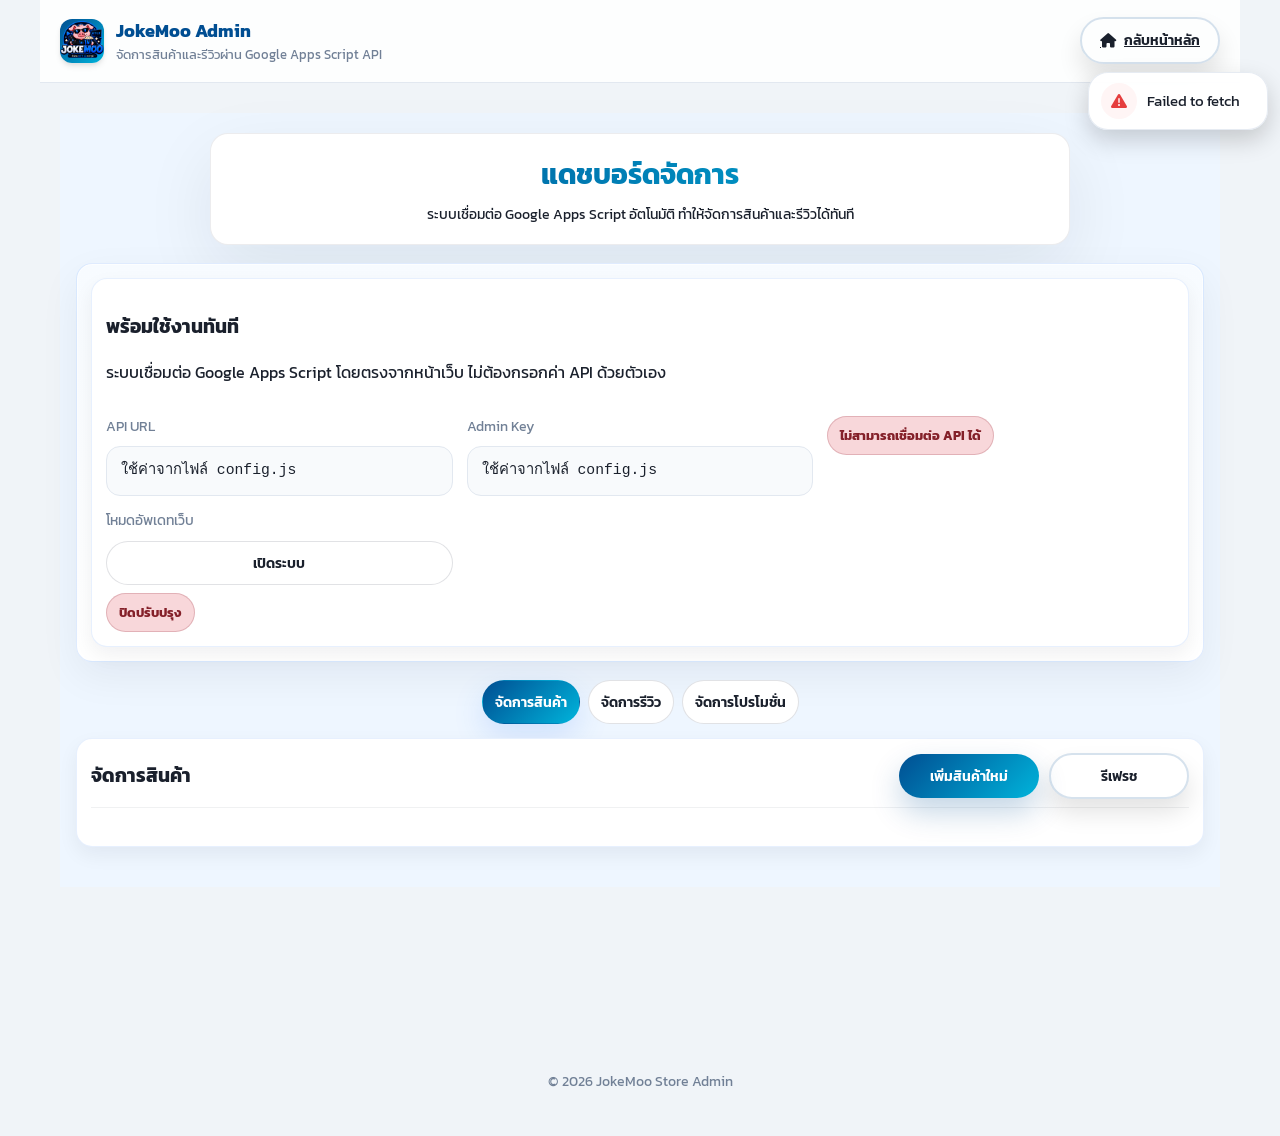
<file: shop-main/admin/admin.html>
<!DOCTYPE html>
<html lang="th">
<head>
    <meta charset="UTF-8">
    <meta name="viewport" content="width=device-width, initial-scale=1.0">
    <title>JokeMoo Store Admin</title>
    <link href="https://fonts.googleapis.com/css2?family=Inter:wght@400;600;700&family=Kanit:wght@300;400;600&display=swap" rel="stylesheet">
    <link rel="stylesheet" href="https://cdnjs.cloudflare.com/ajax/libs/font-awesome/6.4.0/css/all.min.css">
    <link rel="stylesheet" href="../styles.css?v=20260825-v87">
    <link rel="stylesheet" href="admin.css">
    <link rel="icon" type="image" href="../logo.png">
</head>
<body>
    <nav class="topbar">
        <div class="brand">
            <img src="../logo.png" alt="JokeMoo Store" class="logo-circle" />
            <div>
                <h1>JokeMoo Admin</h1>
                <p>จัดการสินค้าและรีวิวผ่าน Google Apps Script API</p>
            </div>
        </div>
        <div class="actions">
            <a href="../index.html" class="button button-outline"><i class="fas fa-home"></i> กลับหน้าหลัก</a>
        </div>
    </nav>

    <main>
        <section class="admin-panel">
            <div class="admin-header">
                <h2>แดชบอร์ดจัดการ</h2>
                <p>ระบบเชื่อมต่อ Google Apps Script อัตโนมัติ ทำให้จัดการสินค้าและรีวิวได้ทันที</p>
            </div>

            <div class="admin-config">
                <div class="admin-card api-card">
                    <div>
                        <h3>พร้อมใช้งานทันที</h3>
                        <p>ระบบเชื่อมต่อ Google Apps Script โดยตรงจากหน้าเว็บ ไม่ต้องกรอกค่า API ด้วยตัวเอง</p>
                    </div>
                    <div class="api-card-info">
                        <div>
                            <span class="label">API URL</span>
                            <code>ใช้ค่าจากไฟล์ config.js</code>
                        </div>
                        <div>
                            <span class="label">Admin Key</span>
                            <code>ใช้ค่าจากไฟล์ config.js</code>
                        </div>
                        <div id="apiStatus" class="status-badge status-loading">กำลังตรวจสอบการเชื่อมต่อ...</div>
                        <div class="maintenance-control">
                            <span class="label">โหมดอัพเดทเว็บ</span>
                            <div class="maintenance-actions">
                                <button id="maintenanceToggleBtn" class="button button-secondary">เปิดระบบ</button>
                                <span id="maintenanceStatus" class="status-badge status-error">ปิดปรับปรุง</span>
                            </div>
                        </div>
                    </div>
                </div>
                <div id="adminToast" class="toast"></div>
            </div>

            <div class="admin-tab-bar">
                <button type="button" class="admin-tab-button active" data-target="productSection">จัดการสินค้า</button>
                <button type="button" class="admin-tab-button" data-target="reviewSection">จัดการรีวิว</button>
                <button type="button" class="admin-tab-button" data-target="promoSection">จัดการโปรโมชั่น</button>
            </div>

            <div class="admin-grid">
                <div id="productSection" class="admin-section">
                    <div class="admin-card admin-data-card">
                        <div class="admin-card-header">
                            <h3>จัดการสินค้า</h3>
                            <div class="admin-header-actions">
                                <button id="addProductBtn" class="button button-primary">เพิ่มสินค้าใหม่</button>
                                <button id="refreshProductsBtn" class="button button-outline">รีเฟรช</button>
                            </div>
                        </div>
                        <div id="productTable" class="admin-table"></div>
                    </div>
                </div>

                <div id="reviewSection" class="admin-section hidden">
                    <div class="admin-card admin-data-card">
                        <div class="admin-card-header">
                            <div>
                                <h3>จัดการรีวิว</h3>
                            </div>
                            <div class="review-search-group">
                                <input id="reviewSearchInput" type="search" placeholder="ค้นหาด้วยวันที่ ชื่อ หรือข้อความ" />
                            </div>
                            <button id="addReviewBtn" class="button button-primary">เพิ่มรีวิวใหม่</button>
                            <button id="refreshReviewsBtn" class="button button-outline">รีเฟรช</button>
                        </div>
                        <div id="reviewTable" class="admin-table"></div>
                    </div>
                </div>

                <div id="promoSection" class="admin-section hidden">
                    <div class="admin-card admin-data-card">
                        <div class="admin-card-header">
                            <div>
                                <h3>จัดการโปรโมชั่น</h3>
                                <p>เพิ่ม แก้ไข หรือปิดใช้งานโปรโมชั่นที่จะโชว์บนหน้าร้าน</p>
                            </div>
                            <div class="admin-header-actions">
                                <button id="addPromotionBtn" class="button button-primary">เพิ่มโปรโมชั่น</button>
                                <button id="refreshPromotionsBtn" class="button button-outline">รีเฟรช</button>
                            </div>
                        </div>
                        <div id="promotionTable" class="admin-table"></div>
                    </div>
                </div>
            </div>
        </section>
    </main>

    <footer>
        <p>&copy; 2026 JokeMoo Store Admin</p>
    </footer>
    <script src="../config.js?v=20260825-v87"></script>
    <script src="admin.js?v=20260825-v87"></script>
</body>
</html>
</file>
<file: shop-main/styles.css>
:root {
  --bg: #f0f4f8;
  --surface: #ffffff;
  --primary: #004e92;
  --primary-hover: #003366;
  --accent: #00b4db;
  --text-main: #1a202c;
  --text-muted: #718096;
  --border: #e2e8f0;
  --shadow-sm: 0 2px 4px rgba(0,0,0,0.05);
  --shadow-md: 0 4px 6px -1px rgba(0, 0, 0, 0.1), 0 2px 4px -1px rgba(0, 0, 0, 0.06);
  --shadow-lg: 0 10px 15px -3px rgba(0, 0, 0, 0.1), 0 4px 6px -2px rgba(0, 0, 0, 0.05);
  --radius: 16px;
}

* { box-sizing: border-box; -webkit-tap-highlight-color: transparent; }

html,
body {
  min-height: 100%;
  width: 100%;
  margin: 0;
  overscroll-behavior-x: none;
  overflow-x: hidden;
}

body {
  font-family: 'Kanit', 'Inter', sans-serif;
  background-color: var(--bg);
  color: var(--text-main);
  line-height: 1.6;
}

button {
  cursor: pointer;
  border: none;
  font-family: inherit;
  transition: all 0.2s ease;
  min-height: 44px; /* Touch target standard */
}

/* Topbar */
.topbar {
  max-width: 1200px;
  margin: 0 auto;
  padding: 16px 20px;
  display: flex;
  justify-content: space-between;
  align-items: center;
  background: rgba(255, 255, 255, 0.85);
  backdrop-filter: blur(12px);
  position: sticky;
  top: 0;
  z-index: 10;
  border-bottom: 1px solid var(--border);
}

.brand { display: flex; gap: 12px; align-items: center; }
.logo-circle {
  width: 44px; height: 44px; border-radius: 12px;
  background: linear-gradient(135deg, var(--primary), var(--accent));
  color: white; display: grid; place-items: center;
  font-size: 22px; font-weight: 700; box-shadow: var(--shadow-md);
}
.brand h1 { margin: 0; font-size: 1.15rem; color: var(--primary); }
.brand p { margin: 0; font-size: 0.8rem; color: var(--text-muted); }
.actions { display: flex; gap: 10px; align-items: center; }

/* Buttons */
.button {
  padding: 10px 18px; border-radius: 50px;
  font-weight: 600; font-size: 0.9rem;
  display: inline-flex; align-items: center; justify-content: center; gap: 8px;
}
.button-primary {
  background: linear-gradient(135deg, var(--primary), var(--accent));
  color: #fff;
  box-shadow: 0 14px 30px rgba(0, 78, 146, 0.24);
}
.button-primary:hover {
  background: linear-gradient(135deg, #003366, #008ecf);
  transform: translateY(-2px);
}
.button-outline { background: transparent; border: 1.5px solid var(--border); color: var(--text-main); border: 2px solid rgba(0, 78, 146, 0.16);
  box-shadow: 0 14px 24px rgba(0, 0, 0, 0.11); }
.button-outline:hover { border-color: var(--primary); color: var(--primary); background: rgba(0, 78, 146, 0.05); }
.btn-lg { padding: 14px 24px; font-size: 1rem; }

.user-badge { padding: 6px 14px; border-radius: 50px; background: #e6fffa; color: #2c7a7b; font-weight: 600; font-size: 0.85rem; }
.hidden { display: none !important; }

/* Main Layout */
main { max-width: 1200px; margin: 0 auto; padding: 30px 20px; }

/* Hero Section */
.hero { display: grid; grid-template-columns: 1.2fr 0.8fr; gap: 40px; align-items: center; margin-bottom: 30px; }
.hero-content .eyebrow { text-transform: uppercase; letter-spacing: 2px; color: var(--accent); font-weight: 700; font-size: 0.8rem; display: block; margin-bottom: 8px; }

.promotion-banner {
  background: linear-gradient(135deg, rgba(0,78,146,0.95), rgba(0,180,219,0.95));
  color: #fff;
  border-radius: var(--radius);
  padding: 20px;
  margin: 0 0 30px;
  box-shadow: var(--shadow-md);
  overflow: hidden;
  position: relative;
}
.promotion-banner.hidden {
  display: none !important;
}
.promotion-banner-content {
  display: grid;
  grid-template-columns: 1.5fr auto auto;
  gap: 24px;
  align-items: center;
  width: 100%;
}
.promotion-banner-text {
  display: flex;
  flex-direction: column;
  gap: 10px;
}
.promotion-tag {
  text-transform: uppercase;
  letter-spacing: 0.22em;
  color: #dbeafe;
  font-weight: 800;
  font-size: clamp(0.95rem, 1.6vw, 1.15rem);
}
.promotion-banner h2 {
  margin: 0;
  font-size: clamp(1.2rem, 2.2vw, 1.45rem);
  line-height: 1.25;
  letter-spacing: 0.01em;
  font-weight: 700;
}
.promotion-banner p {
  margin: 0;
  max-width: 380px;
  opacity: 0.95;
  font-size: 0.95rem;
}
.promotion-banner-image {
  position: relative;
  border-radius: 12px;
  overflow: hidden;
  flex-shrink: 0;
  height: fit-content;
}
.promotion-banner-image img {
  max-width: 140px;
  width: 100%;
  height: auto;
  border-radius: 12px;
  object-fit: cover;
  box-shadow: 0 10px 30px rgba(0,0,0,0.17);
  display: block;
}
.promotion-banner-image-clickable {
  cursor: pointer;
  transition: transform 0.2s ease, filter 0.2s ease;
}
.promotion-banner-image-clickable:hover {
  transform: scale(1.05);
}
.promotion-banner-image-clickable:hover .promotion-image-overlay {
  opacity: 1;
}
.promotion-image-overlay {
  position: absolute;
  inset: 0;
  display: flex;
  align-items: center;
  justify-content: center;
  background: rgba(0, 0, 0, 0.3);
  opacity: 0;
  transition: opacity 0.2s ease;
  color: #fff;
  font-size: 2rem;
}
.promotion-action-button {
  display: inline-flex;
  align-items: center;
  justify-content: center;
  gap: 5px;
  padding: 12px 20px;
  border-radius: 999px;
  background: rgba(255,255,255,0.2);
  color: #fff;
  border: 1px solid rgba(255,255,255,0.4);
  font-weight: 700;
  font-size: 0.95rem;
  text-decoration: none;
  transition: all 0.2s ease;
  white-space: nowrap;
}
.promotion-action-button:hover {
  background: rgba(255,255,255,0.3);
  transform: translateY(-2px);
  box-shadow: 0 6px 20px rgba(0,0,0,0.15);
}
.promotion-banner-dates {
  display: inline-flex;
  align-items: center;
  gap: 8px;
  color: rgba(255,255,255,0.95);
  font-size: 0.88rem;
  padding: 8px 14px;
  border-radius: 999px;
  background: rgba(255, 255, 255, 0.14);
  border: 1px solid rgba(255, 255, 255, 0.2);
  white-space: nowrap;
}
.promotion-banner-meta {
  display: flex;
  flex-direction: column;
  gap: 10px;
  align-items: flex-start;
}

@media (max-width: 992px) {
  .promotion-banner-content {
    grid-template-columns: 1fr auto;
    gap: 18px;
  }

  .promotion-banner-image {
    order: 2;
    width: auto;
  }

  .promotion-banner-meta {
    order: 3;
    grid-column: 1 / -1;
    flex-direction: row;
    align-items: center;
    gap: 12px;
  }
}

@media (max-width: 768px) {
  .promotion-banner {
    padding: 16px;
  }

  .promotion-banner-content {
    grid-template-columns: 1fr;
    gap: 14px;
  }

  .promotion-banner-text {
    order: 1;
  }

  .promotion-banner-image {
    order: 2;
    width: 100%;
    max-width: 240px;
    justify-self: center;
  }

  .promotion-banner-image img {
    max-width: 240px;
    max-height: 180px;
  }

  .promotion-banner-meta {
    order: 3;
    grid-column: 1 / -1;
    flex-direction: row;
    align-items: center;
    justify-content: center;
    flex-wrap: wrap;
    gap: 10px;
  }

  .promotion-banner h2 {
    font-size: 1.3rem;
  }

  .promotion-banner p {
    font-size: 0.9rem;
    max-width: 100%;
  }
}

@media (max-width: 480px) {
  .promotion-banner {
    padding: 14px;
    margin: 0 0 20px;
  }

  .promotion-banner-content {
    grid-template-columns: 1fr;
    gap: 12px;
  }

  .promotion-banner-text {
    order: 1;
  }

  .promotion-banner-image {
    order: 2;
    width: 100%;
    max-width: none;
    justify-self: center;
  }

  .promotion-banner-image img {
    max-width: 100%;
    max-height: 150px;
    width: auto;
  }

  .promotion-banner-meta {
    order: 3;
    grid-column: 1 / -1;
    flex-direction: column;
    align-items: stretch;
    gap: 10px;
  }

  .promotion-banner-dates {
    text-align: center;
    justify-content: center;
    width: 100%;
  }

  .promotion-action-button {
    width: 100%;
    justify-content: center;
    padding: 11px 16px;
    font-size: 0.9rem;
  }

  .promotion-tag {
    font-size: 0.7rem;
    letter-spacing: 0.1em;
  }

  .promotion-banner h2 {
    font-size: 1.1rem;
    margin: 0;
  }

  .promotion-banner p {
    font-size: 0.85rem;
  }
}

/* Modal Styles */
.modal-overlay {
  position: fixed;
  inset: 0;
  background: rgba(0, 0, 0, 0.85);
  display: flex;
  align-items: center;
  justify-content: center;
  z-index: 1000;
  padding: 8px;
  animation: fadeIn 0.2s ease;
  overflow-y: auto;
}

.modal-overlay.hidden {
  display: none !important;
}

.modal-content {
  position: relative;
  max-width: 90vw;
  max-height: 90vh;
  display: flex;
  align-items: center;
  justify-content: center;
  animation: zoomIn 0.3s ease;
}

.modal-content img {
  max-width: 100%;
  max-height: 85vh;
  object-fit: contain;
  border-radius: 8px;
  box-shadow: 0 25px 50px rgba(0, 0, 0, 0.5);
}

/* Promotions modal specific styling */
.promotion-modal-content {
  display: flex;
  gap: 10px;
  align-items: center;
  justify-content: center;
  background: linear-gradient(180deg, var(--surface), #fbfdff);
  padding: 10px;
  border-radius: 12px;
  width: 100%;
  max-width: 360px;
  max-height: 88vh;
  overflow-y: auto;
  box-shadow: 0 18px 50px rgba(2,6,23,0.28);
  color: var(--text-main);
}
.promotion-modal-body {
  display: flex;
  flex-direction: column;
  gap: 8px;
  align-items: center;
  width: 100%;
}
.promotion-modal-image-wrap {
  flex: 0 0 100%;
  max-width: 100%;
  display: flex;
  align-items: center;
  justify-content: center;
}
.promotion-modal-image-wrap img {
  width: 100%;
  height: auto;
  border-radius: 12px;
  object-fit: cover;
  box-shadow: var(--shadow-md);
  transition: transform 0.25s ease, filter 0.25s ease;
}
.promotion-modal-image-wrap img:hover { transform: scale(1.01); }
.promotion-modal-info {
  flex: 0 0 100%;
  max-width: 100%;
  display: flex;
  flex-direction: column;
  gap: 6px;
  align-items: center;
  text-align: center;
}
.promotion-modal-title {
  margin: 0;
  font-size: clamp(1.1rem, 4vw, 1.35rem);
  color: var(--primary);
  font-weight: 800;
  line-height: 1.2;
}
.promotion-modal-title.emph {
  font-size: clamp(1.3rem, 5vw, 1.6rem);
  color: #004e92;
  background: linear-gradient(90deg, #004e92, #00b4db);
  -webkit-background-clip: text;
  -webkit-text-fill-color: transparent;
  letter-spacing: 0.5px;
}
.promotion-modal-desc {
  margin: 0;
  color: var(--text-muted);
  line-height: 1.45;
  font-size: clamp(0.85rem, 3.5vw, 0.98rem);
}
.promotion-modal-actions {
  display: flex;
  gap: 12px;
  margin-top: 6px;
}
.promotion-modal-actions .button {
  padding: 10px 16px;
  border-radius: 12px;
}
.promotion-modal-actions .button-outline {
  background: #fff;
  border: 2px solid rgba(0, 78, 146, 0.16);
  box-shadow: 0 14px 24px rgba(0, 0, 0, 0.11);
  color: var(--text-main);
  font-weight: 700;
}

/* Button styles specific to promotion modal */
.promotion-modal-actions .button-primary {
  background: linear-gradient(90deg, #0073c8, #00b4db);
  color: #fff;
  box-shadow: 0 12px 30px rgba(0,76,146,0.24);
  font-weight: 800;
  border-radius: 999px;
}
.promotion-modal-actions .button-outline {
  border-radius: 999px;
  padding: 10px 18px;
}

/* Align buttons like the example: primary filled, outline light */
.promotion-modal-actions .open-promo-site {
  min-width: 140px;
}
.promotion-modal-actions .close-promo {
  min-width: 80px;
}

@media (max-width: 820px) {
  .promotion-modal-content { padding: 10px; max-width: 360px; max-height: 88vh; }
  .promotion-modal-body { gap: 8px; }
  .promotion-modal-image-wrap { max-width: 100%; }
  .promotion-modal-info { gap: 6px; }
}

@media (max-width: 600px) {
  .promotion-modal-content { padding: 9px; max-width: 92vw; max-height: 87vh; }
  .promotion-modal-body { gap: 7px; }
  .promotion-modal-image-wrap img { border-radius: 10px; }
  .promotion-modal-info { gap: 5px; }
  .promotion-modal-title { font-size: clamp(1rem, 3.8vw, 1.25rem); }
  .promotion-modal-desc { font-size: clamp(0.8rem, 3.2vw, 0.92rem); }
  .promotion-modal-actions { gap: 7px; }
  .promotion-modal-actions .button { padding: 9px 12px; font-size: 0.88rem; }
  .modal-close { top: 5px; right: 5px; width: 34px; height: 34px; font-size: 1.1rem; }
}

@media (max-width: 480px) {
  .promotion-modal-content { padding: 8px; max-width: 94vw; max-height: 86vh; }
  .promotion-modal-body { gap: 6px; }
  .promotion-modal-image-wrap { max-width: 100%; }
  .promotion-modal-image-wrap img { border-radius: 9px; }
  .promotion-modal-info { gap: 4px; }
  .promotion-modal-title { font-size: clamp(0.95rem, 3.5vw, 1.2rem); }
  .promotion-modal-desc { font-size: clamp(0.75rem, 3vw, 0.88rem); line-height: 1.4; }
  .promotion-modal-actions { gap: 6px; }
  .promotion-modal-actions .button { padding: 8px 11px; font-size: 0.82rem; min-height: 40px; }
  .modal-close { top: 4px; right: 4px; width: 32px; height: 32px; font-size: 1rem; }
}

@media (max-width: 390px) {
  .promotion-modal-content { padding: 7px; max-width: 96vw; max-height: 85vh; }
  .promotion-modal-body { gap: 5px; }
  .promotion-modal-image-wrap { max-width: 100%; }
  .promotion-modal-image-wrap img { border-radius: 8px; }
  .promotion-modal-info { gap: 3px; }
  .promotion-modal-title { font-size: clamp(0.9rem, 3.2vw, 1.15rem); }
  .promotion-modal-desc { font-size: clamp(0.7rem, 2.8vw, 0.85rem); line-height: 1.35; }
  .promotion-modal-actions { gap: 5px; }
  .promotion-modal-actions .button { padding: 7px 10px; font-size: 0.8rem; min-height: 40px; }
  .modal-close { top: 3px; right: 3px; width: 30px; height: 30px; font-size: 0.9rem; }
}

.modal-close {
  position: absolute;
  top: -40px;
  right: 0;
  background: rgba(255, 255, 255, 0.2);
  border: 1px solid rgba(255, 255, 255, 0.3);
  color: #fff;
  font-size: 1.5rem;
  width: 40px;
  height: 40px;
  border-radius: 50%;
  display: flex;
  align-items: center;
  justify-content: center;
  cursor: pointer;
  transition: all 0.2s ease;
  z-index: 1;
}

.modal-close:hover {
  background: rgba(255, 255, 255, 0.3);
  transform: scale(1.1);
}

@media (max-width: 480px) {
  .modal-close {
    top: 8px;
    right: 8px;
  }
}

@keyframes fadeIn {
  from { opacity: 0; }
  to { opacity: 1; }
}

@keyframes zoomIn {
  from {
    opacity: 0;
    transform: scale(0.9);
  }
  to {
    opacity: 1;
    transform: scale(1);
  }
}

/* Products */
.hero h2 { font-size: clamp(2.2rem, 5vw, 3.5rem); line-height: 1.1; margin: 0 0 16px; background: linear-gradient(to right, var(--primary), var(--accent)); -webkit-background-clip: text; -webkit-text-fill-color: transparent; }
.hero p { font-size: 1.05rem; color: var(--text-muted); margin-bottom: 24px; max-width: 520px; }
.hero-buttons { display: flex; flex-wrap: wrap; gap: 12px; align-items: center; margin-top: 18px; }
.hero-buttons .button { min-width: 160px; }
#heroReviewBtn {
  background: #ffffff;
  color: var(--primary);
  border: 2px solid rgba(0, 78, 146, 0.16);
  box-shadow: 0 14px 24px rgba(0, 0, 0, 0.11);
  font-weight: 700;
}
#heroReviewBtn:hover {
  background: rgba(0, 78, 146, 0.08);
  color: var(--primary);
  transform: translateY(-1px);
}
.hero-card { background: var(--surface); padding: 24px; border-radius: var(--radius); box-shadow: var(--shadow-lg); border: 1px solid var(--border); }
.feature-card { display: flex; align-items: center; gap: 10px; padding: 10px 14px; margin-bottom: 8px; background: #f8fafc; border-radius: 10px; color: var(--primary); font-weight: 600; transition: transform 0.2s; }
.feature-card:hover { transform: translateX(4px); background: #edf2f7; }

/* Products */
.products h3 { font-size: 1.6rem; margin-bottom: 24px; display: flex; align-items: center; gap: 10px; }
.product-grid { display: grid; grid-template-columns: repeat(auto-fit, minmax(280px, 1fr)); gap: 20px; }
.product-card { background: var(--surface); border-radius: var(--radius); padding: 22px; border: 1px solid var(--border); box-shadow: var(--shadow-sm); transition: all 0.3s ease; display: flex; flex-direction: column; justify-content: space-between; }
.product-card:hover { transform: translateY(-4px); box-shadow: var(--shadow-lg); border-color: var(--accent); }
.product-card h4 { margin: 0 0 8px; font-size: 1.15rem; color: var(--text-main); }
.product-card p { color: var(--text-muted); margin: 0 0 16px; font-size: 0.9rem; }
.product-image-wrap { display: flex; justify-content: center; margin-bottom: 14px; }
.product-image { width: auto; max-width: 220px; max-height: 300px; object-fit: contain; border-radius: 18px; box-shadow: 0 14px 30px rgba(0,0,0,0.08); }
.price { font-size: 1.6rem; font-weight: 700; color: var(--primary); margin: 0 0 16px; }
.price-unit { font-size: 0.75rem; font-weight: 600; color: var(--text-muted); margin-left: 0px; }

.product-status {
  display: inline-flex;
  align-items: center;
  gap: 8px;
  padding: 6px 12px;
  border-radius: 980px;
  font-size: 0.85rem;
  font-weight: 700;
  letter-spacing: 0.06em;
  border: 1.5px solid transparent;
}
.product-card-header {
  display: flex;
  justify-content: space-between;
  align-items: flex-start;
  gap: 12px;
  margin-bottom: 0px !important;
}
.product-card-header h4 {
  margin: 0;
  font-size: 1.15rem;
  line-height: 1.2;
  flex: 1 1 auto;
  min-width: 0;
  overflow-wrap: break-word;
}
.product-card p {
  margin: -12px 0 20px !important; /* 🔧 แก้ไข: ดึงคำอธิบายขึ้นชิด และเว้นล่างนิดหน่อย */
}
.product-status {
  flex-shrink: 0;
  white-space: nowrap;
}
.product-status.available {
  color: #065f46;
  background: #d1fae5;
  border-color: #a7f3d0;
}
.product-status.unavailable {
  color: #7c2d12;
  background: #ffedd5;
  border-color: #fecaca;
}
button[disabled],
button[aria-disabled='true'] {
  cursor: not-allowed;
  opacity: 0.65;
  background: #cbd5e1;
  color: #475569;
  box-shadow: none;
}
button[disabled] i,
button[aria-disabled='true'] i {
  color: #475569;
}

/* FAQ */
.faq-section { margin-top: 60px; padding: 30px 0; }
.faq-header { text-align: center; margin-bottom: 32px; }
.faq-header h3 { font-size: 1.8rem; margin: 0 0 8px; display: inline-flex; align-items: center; gap: 10px; background: linear-gradient(to right, var(--primary), var(--accent)); -webkit-background-clip: text; -webkit-text-fill-color: transparent; }
.faq-header p { color: var(--text-muted); font-size: 0.95rem; margin: 0; }
.faq-container { max-width: 800px; margin: 0 auto; display: flex; flex-direction: column; gap: 12px; }
.faq-item { background: var(--surface); border-radius: var(--radius); border: 1px solid var(--border); overflow: hidden; box-shadow: var(--shadow-sm); transition: all 0.3s cubic-bezier(0.4, 0, 0.2, 1); }
.faq-item:hover { box-shadow: var(--shadow-md); border-color: var(--accent); }
.faq-question { width: 100%; background: none; border: none; padding: 18px 20px; display: flex; justify-content: space-between; align-items: center; font-size: 1rem; font-weight: 600; color: var(--text-main); cursor: pointer; text-align: left; font-family: inherit; transition: background 0.2s; }
.faq-question:hover { background: rgba(0, 78, 146, 0.03); }
.faq-question i { transition: transform 0.3s ease; color: var(--text-muted); }
.faq-item.active .faq-question i { transform: rotate(180deg); color: var(--primary); }
.faq-answer { max-height: 0; overflow: hidden; transition: max-height 0.35s cubic-bezier(0.4, 0, 0.2, 1), padding 0.3s ease; padding: 0 20px; background: #f8fafc; }
.faq-item.active .faq-answer { max-height: 300px; padding: 0 20px 18px; border-top: 1px solid var(--border); }
.faq-answer p { margin: 0; color: var(--text-muted); line-height: 1.6; padding-top: 12px; }

/* Reviews */
.review-section { margin-top: 60px; padding: 30px 0; }
.review-header { text-align: center; margin-bottom: 28px; }
.review-header h3 { font-size: 1.8rem; margin: 0 0 8px; display: inline-flex; align-items: center; gap: 10px; background: linear-gradient(to right, var(--primary), var(--accent)); -webkit-background-clip: text; -webkit-text-fill-color: transparent; }
.review-header p { color: var(--text-muted); font-size: 0.95rem; margin: 0; }
.review-grid {
  display: grid;
  grid-template-columns: minmax(0, 1.15fr) minmax(320px, 0.85fr);
  gap: 16px;
  align-items: start;
}
.review-card {
  background: #ffffff;
  border-radius: 20px;
  border: 1px solid rgba(226, 232, 240, 0.95);
  box-shadow: 0 10px 22px rgba(15, 23, 42, 0.05);
  padding: 18px;
}
.review-list-card {
  position: relative;
}
.review-form-card {
  position: sticky;
  top: 86px;
}
.review-card h4 { margin: 0 0 12px; font-size: 1.15rem; color: var(--primary); }
.review-form { display: grid; gap: 14px; }
.review-form-group { display: grid; gap: 8px; }
.review-form-group label { font-weight: 700; color: var(--text-main); }
.review-form-group input,
.review-form-group select,
.review-form-group textarea { width: 100%; border: 1px solid var(--border); border-radius: 14px; background: #f8fafc; padding: 12px 14px; color: var(--text-main); font: inherit; transition: border-color 0.2s ease, background 0.2s ease; }
.review-form-group input:focus,
.review-form-group select:focus,
.review-form-group textarea:focus { outline: none; border-color: var(--primary); background: #ffffff; }
.review-image-upload .file-input-button {
  display: inline-flex;
  align-items: center;
  gap: 10px;
  padding: 12px 16px;
  border-radius: 14px;
  background: linear-gradient(135deg, var(--primary), var(--accent));
  color: #ffffff;
  font-weight: 700;
  cursor: pointer;
  border: 1px solid transparent;
  transition: transform 0.2s ease, box-shadow 0.2s ease, background 0.2s ease;
  width: fit-content;
}
.review-image-upload .file-input-button:hover {
  background: linear-gradient(135deg, #003366, #008ecf);
  transform: translateY(-1px);
}
.review-image-upload .file-input-button input[type="file"] {
  display: none;
}
.image-upload-preview {
  display: grid;
  place-items: center;
  width: 100%;
  min-height: 160px;
  border-radius: 18px;
  border: 1px dashed var(--border);
  background: #f8fbff;
  overflow: hidden;
}
.image-upload-preview img {
  width: 100%;
  height: auto;
  object-fit: cover;
  max-height: 260px;
}
.review-form-note { margin: 0; color: var(--text-muted); font-size: 0.9rem; }
.review-list-wrapper { position: relative; width: 100%; }
.review-list {
  display: grid;
  gap: 10px;
  grid-template-columns: repeat(2, minmax(250px, 1fr));
  align-items: stretch;
  grid-auto-rows: 1fr;
}
.review-card-item {
  display: flex;
  flex-direction: column;
  justify-content: flex-start;
  align-items: flex-start;
  gap: 6px;
  padding: 14px;
  border-radius: 20px;
  background: #ffffff;
  border: 1px solid rgba(226, 232, 240, 0.85);
  box-shadow: 0 6px 16px rgba(15, 23, 42, 0.05);
  min-height: 200px;
  height: 100%;
}
.review-card-top {
  display: flex;
  justify-content: space-between;
  gap: 8px;
  align-items: center;
  flex-wrap: wrap;
}
.review-card-author {
  display: flex;
  align-items: center;
  gap: 8px;
}
.review-card-meta {
  display: grid;
  gap: 4px;
}
.review-card-name {
  margin: 0;
  font-size: 1rem;
  font-weight: 700;
  color: var(--text-main);
}
.review-card-date {
  color: var(--text-muted);
  font-size: 0.84rem;
}
.review-stars {
  display: inline-flex;
  align-items: center;
  gap: 4px;
  color: var(--text-muted);
  font-size: 0.88rem;
}
.review-card-comment {
  margin: 0;
  padding-top: 0;
  color: var(--text-muted);
  line-height: 1.45;
  font-size: 0.92rem;
  min-height: 42px;
}
.review-card-image {
  margin-top: 3px;
  overflow: hidden;
  border-radius: 16px;
  border: 1px solid rgba(226, 232, 240, 0.9);
  background: #f8fbff;
  width: 100%;
  display: flex;
  justify-content: center;
  align-items: center;
}
.review-card-image img {
  max-width: 100%;
  width: auto;
  height: auto;
  display: block;
  border-radius: 12px;
  object-fit: contain;
}
.review-page-indicator { display: inline-flex; align-items: center; justify-content: center; min-width: 72px; padding: 10px 14px; border-radius: 999px; background: #f8fafc; color: var(--text-muted); font-size: 0.95rem; border: 1px solid var(--border); }

.page-loader {
  position: fixed;
  inset: 0;
  z-index: 9999;
  display: grid;
  place-items: center;
  background: rgba(255, 255, 255, 0.95);
  transition: opacity 0.25s ease, visibility 0.25s ease;
  pointer-events: all;
}

body.loading {
  overflow: hidden !important;
  touch-action: none;
}

.page-loader.hidden {
  opacity: 0;
  visibility: hidden;
  pointer-events: none;
}

.maintenance-overlay {
  position: fixed;
  inset: 0;
  z-index: 9998;
  display: grid;
  place-items: center;
  background: rgba(15, 23, 42, 0.78);
  padding: 20px;
  transition: opacity 0.25s ease, visibility 0.25s ease;
}

.maintenance-overlay.hidden {
  opacity: 0;
  visibility: hidden;
  pointer-events: none;
}

.maintenance-card {
  max-width: 520px;
  width: 100%;
  padding: 28px 24px;
  border-radius: 24px;
  background: #ffffff;
  box-shadow: var(--shadow-lg);
  text-align: center;
}

.maintenance-card h2 {
  margin: 0 0 14px;
  font-size: 1.8rem;
  color: var(--primary);
}

.maintenance-card p {
  margin: 0 0 18px;
  color: var(--text-muted);
  line-height: 1.8;
  font-size: 1rem;
}

.maintenance-links {
  display: flex;
  justify-content: center;
  gap: 16px;
  flex-wrap: wrap;
}

.maintenance-links a {
  display: inline-flex;
  align-items: center;
  justify-content: center;
  gap: 8px;
  padding: 12px 18px;
  border-radius: 999px;
  background: var(--primary);
  color: #fff;
  text-decoration: none;
  font-weight: 700;
}

.maintenance-links a:hover {
  background: #003366;
}

.file-protocol-warning {
  margin: 16px auto 0;
  max-width: 1200px;
  padding: 14px 18px;
  border-radius: 18px;
  background: #fef3c7;
  color: #92400e;
  border: 1px solid #fde68a;
  font-size: 0.95rem;
  line-height: 1.5;
}
.file-protocol-warning.hidden {
  display: none !important;
}

.file-protocol-code {
  display: inline-block;
  margin-top: 12px;
  padding: 8px 12px;
  border-radius: 14px;
  background: #f1f5f9;
  color: var(--text-main);
  font-family: monospace;
}

.page-loader-card {
  display: grid;
  gap: 16px;
  align-items: center;
  justify-items: center;
  padding: 28px 30px;
  border-radius: 24px;
  background: #ffffff;
  box-shadow: var(--shadow-lg);
  border: 1px solid rgba(0, 0, 0, 0.08);
}

.page-loader-spinner {
  width: 48px;
  height: 48px;
  border: 6px solid rgba(0, 78, 146, 0.12);
  border-top-color: var(--primary);
  border-radius: 50%;
  animation: loader-spin 1s linear infinite;
}

@keyframes loader-spin {
  to { transform: rotate(360deg); }
}

.review-card-top { display: flex; justify-content: space-between; gap: 8px; align-items: center; flex-wrap: wrap; }
.review-card-author { display: flex; align-items: center; gap: 8px; }
.review-card-avatar { width: 42px; height: 42px; display: grid; place-items: center; border-radius: 50%; background: linear-gradient(135deg, var(--primary), var(--accent));
  color: #fff;
  font-weight: 700;
  font-size: 0.95rem;
  flex-shrink: 0;
}
.review-card-meta { display: grid; gap: 4px; }
.review-card-name { margin: 0; font-size: 1rem; font-weight: 700; color: var(--text-main); }
.review-card-date { color: var(--text-muted); font-size: 0.84rem; }
.review-stars { display: inline-flex; align-items: center; gap: 4px; color: var(--text-muted); font-size: 0.88rem; }
.review-stars i { color: #f59e0b; font-size: 0.9rem; }
.review-card-comment {
  margin: 0;
  padding-top: 0;
  color: var(--text-muted);
  line-height: 1.45;
  font-size: 0.92rem;
  min-height: 42px;
  display: -webkit-box;
  -webkit-line-clamp: 4;
  -webkit-box-orient: vertical;
  overflow: hidden;
  text-overflow: ellipsis;
}
.review-card-image {
  margin-top: 3px;
  overflow: hidden;
  border-radius: 16px;
  border: 1px solid rgba(226, 232, 240, 0.9);
  background: #f8fbff;
  width: 100%;
  display: flex;
  justify-content: center;
  align-items: center;
}
.review-card-image img {
  max-width: 100%;
  width: auto;
  height: auto;
  display: block;
  border-radius: 12px;
  object-fit: contain;
}
.review-card-status { display: inline-block; padding: 6px 10px; border-radius: 999px; background: #fef3c7; color: #92400e; font-size: 0.85rem; font-weight: 600; border: 1px solid #fde68a; max-width: fit-content; }
.review-list-header { display: flex; justify-content: space-between; align-items: center; gap: 14px; margin-bottom: 18px; flex-wrap: wrap; }
.review-card-subtitle { margin: 8px 0 0; color: var(--text-muted); font-size: 0.95rem; }
.review-local-badge { margin-left: 10px; padding: 4px 10px; border-radius: 999px; background: #fde68a; color: #92400e; font-size: 0.8rem; font-weight: 700; }
.review-nav { display: flex; gap: 10px; }
.carousel-btn { width: 44px; height: 44px; border-radius: 50%; border: 1px solid var(--border); background: #ffffff; color: var(--text-main); display: inline-flex; align-items: center; justify-content: center; box-shadow: var(--shadow-sm); cursor: pointer; }
.carousel-btn:hover { background: #f3f4f6; }
.carousel-btn.hidden { display: none; }
.no-reviews { margin-top: 12px; color: var(--text-muted); padding: 24px; border-radius: var(--radius); background: #eef6ff; text-align: center; border: 1px dashed var(--border); }

@media (max-width: 1024px) {
  .review-grid {
    grid-template-columns: 1fr;
  }
  .review-form-card {
    position: static;
  }
}

@media (min-width: 640px) and (max-width: 1024px) {
  .review-list {
    grid-template-columns: repeat(2, minmax(0, 1fr));
    align-items: flex-start;
  }
}

@media (max-width: 639px) {
  .review-card {
    border-radius: 20px;
    padding: 16px;
  }
  .review-list-header {
    margin-bottom: 12px;
  }
  .review-card-subtitle {
    margin-top: 4px;
    font-size: 0.88rem;
  }
  .review-list {
    grid-template-columns: 1fr;
    gap: 8px;
    align-items: flex-start;
  }
  .review-card-item {
    border-radius: 16px;
    min-height: 0;
    padding: 12px;
    align-items: flex-start;
  }
  .review-page-indicator {
    min-width: 64px;
    padding: 8px 12px;
    font-size: 0.85rem;
  }
  .review-nav {
    gap: 8px;
  }
  .carousel-btn {
    width: 40px;
    height: 40px;
  }
}

/* Modals & Overlays */
.overlay { position: fixed; inset: 0; background: rgba(0, 0, 0, 0.55); display: grid; place-items: center; padding: 20px; z-index: 100; animation: fadeIn 0.2s ease; }
.modal-container { width: 100%; max-width: 480px; background: var(--surface); border-radius: 20px; padding: 24px; box-shadow: 0 25px 50px -12px rgba(0, 0, 0, 0.25); }
.cart-header { display: flex; justify-content: space-between; align-items: center; margin-bottom: 20px; border-bottom: 1px solid var(--border); padding-bottom: 12px; }
.cart-header h3 { margin: 0; font-size: 1.3rem; }
.close-btn { background: #f1f5f9; width: 36px; height: 36px; border-radius: 50%; font-size: 1.1rem; color: var(--text-muted); display: grid; place-items: center; }
.close-btn:hover { background: #e2e8f0; color: var(--text-main); }
#cartItems { display: flex; flex-direction: column; gap: 10px; max-height: 320px; overflow-y: auto; margin-bottom: 16px; padding-right: 4px; }
.cart-item { display: flex; justify-content: space-between; align-items: center; padding: 14px; background: #f8fafc; border-radius: 12px; border: 1px solid transparent; }
.cart-item:hover { border-color: var(--border); }
.cart-item-info { width: 100%; }
.cart-item-meta { display: flex; flex-wrap: wrap; align-items: center; gap: 12px; margin-top: 10px; color: var(--text-muted); font-size: 0.95rem; }
.quantity-controls { display: inline-flex; align-items: center; gap: 8px; border: 1px solid var(--border); background: #ffffff; border-radius: 12px; padding: 4px; }
 qty-btn { display: inline-flex; align-items: center; justify-content: center; width: 32px; height: 32px; border: none; border-radius: 10px; background: transparent; color: var(--primary); cursor: pointer; transition: background 0.2s ease; }
 qty-btn:hover { background: rgba(0, 78, 146, 0.08); }
.quantity-value { min-width: 26px; text-align: center; font-weight: 700; }
.item-actions button { color: #e53e3e; background: transparent; font-size: 0.85rem; padding: 6px 10px; border-radius: 8px; }
.item-actions button:hover { background: #fee2e2; text-decoration: none; }
.cart-summary { display: flex; justify-content: space-between; align-items: center; padding: 16px 0; border-top: 1px dashed var(--border); margin-bottom: 16px; }
.total-price { font-size: 1.4rem; font-weight: 700; color: var(--primary); }
.cart-note { margin: 12px 0 0; color: var(--text-muted); font-size: 0.95rem; line-height: 1.5; }
.full-width { width: 100%; justify-content: center; }

.toast {
  position: fixed;
  top: 72px;
  right: 12px;
  left: auto;
  transform: translateY(0);
  display: inline-flex;
  align-items: center;
  gap: 10px;
  width: auto;
  max-width: 280px;
  min-width: 180px;
  border-radius: 20px;
  padding: 10px 12px;
  background: rgba(255, 255, 255, 0.96) !important;
  color: #1a202c !important;
  box-shadow: 0 10px 25px rgba(0, 0, 0, 0.18) !important;
  border: 1px solid rgba(226, 232, 240, 0.85) !important;
  opacity: 0;
  transform-origin: top right;
  pointer-events: none;
  transition: opacity 0.25s ease, transform 0.25s ease, background 0.25s ease;
  z-index: 9999;
}

.toast.show {
  opacity: 1;
  transform: translateY(0);
}

.toast__icon {
  display: inline-flex;
  align-items: center;
  justify-content: center;
  width: 36px;
  height: 36px;
  border-radius: 50%;
  background: rgba(0,0,0,0.05);
  color: var(--primary);
}

.toast--success { background: linear-gradient(135deg, #e6f4ff, #ffffff); color: #0c3a6f; }
.toast--success .toast__icon { background: #e6fffa !important; color: #00b4db !important; /* ไอคอนสีเขียว/ฟ้าสดใส */ }

.toast--error { background: linear-gradient(135deg, #ffe8e8, #ffffff); color: #7a1f1f; }
.toast--error .toast__icon { background: #fff5f5 !important; color: #e53e3e !important; /* ไอคอนสีแดงสด */ }

.toast--info { background: linear-gradient(135deg, #eff6ff, #ffffff); color: #1b3666; }
.toast--info .toast__icon { background: rgba(0, 78, 146, 0.12); color: #004e92; }

.toast__message { font-size: 0.95rem; line-height: 1.4; }

.contact-admin-button {
  position: fixed;
  right: 16px;
  bottom: 16px;
  display: inline-flex;
  align-items: center;
  gap: 10px;
  padding: 12px 18px;
  background: linear-gradient(135deg, var(--primary), var(--accent));
  color: #ffffff;
  border-radius: 999px;
  box-shadow: 0 18px 40px rgba(0, 0, 0, 0.18);
  z-index: 90;
  text-decoration: none;
  font-weight: 700;
  line-height: 1.2;
  font-size: 0.95rem;
  transition: transform 0.2s ease, box-shadow 0.2s ease, opacity 0.2s ease;
}

.contact-admin-button:hover {
  transform: translateY(-2px);
  box-shadow: 0 22px 44px rgba(0, 0, 0, 0.22);
  opacity: 0.98;
}

.contact-admin-button i {
  font-size: 1rem;
}

@media (max-width: 480px) {
  .contact-admin-button {
    right: auto;
    left: 12px;
    bottom: 12px;
    width: auto;
    justify-content: flex-start;
    padding: 12px 16px;
  }

  .toast {
    top: 90px;
    right: 12px;
    left: auto;
    width: auto;
    max-width: 240px;
    min-width: 160px;
    padding: 10px 12px;
    border-radius: 18px;
    gap: 8px;
    font-size: 0.9rem;
  }

  .toast__icon {
    width: 30px;
    height: 30px;
  }
}


/* Checkout Specifics */
.qr-card { background: #f0f9ff; padding: 18px; border-radius: 14px; text-align: center; margin-bottom: 18px; border: 1px solid #bae6fd; }
#qrcode { margin: 12px auto; padding: 10px; background: white; border-radius: 8px; display: inline-block; }
.amount-display { font-size: 1.1rem; margin-top: 8px; }
.highlight { color: var(--primary); font-weight: 800; font-size: 1.3rem; }
.small-text { font-size: 0.8rem; color: var(--text-muted); margin-top: 4px; }
.confirmation { margin-top: 16px; padding: 14px; background: #d1fae5; color: #065f46; border-radius: 10px; text-align: center; animation: fadeIn 0.5s; }
.line-id { font-weight: bold; background: white; padding: 2px 6px; border-radius: 4px; }

footer { text-align: center; padding: 30px 0; color: var(--text-muted); font-size: 0.85rem; }

main {
  padding-bottom: 140px;
}

/* Animations */
@keyframes fadeIn { from { opacity: 0; } to { opacity: 1; } }
@keyframes slideUp { from { transform: translateY(20px); opacity: 0; } to { transform: translateY(0); opacity: 1; } }

/* 🔽 MOBILE OPTIMIZATION (หน้าจอ ≤ 768px) 🔽 */
@media (max-width: 768px) {
  :root { --radius: 14px; }
  main { padding: 20px 16px; }
  
  /* Topbar */
  .topbar { padding: 12px 16px; gap: 12px; }
  .brand p { display: none; } /* ซ่อนคำอธิบายเพื่อประหยัดพื้นที่ */
  .logo-circle { width: 38px; height: 38px; font-size: 18px; border-radius: 10px; }
  .brand h1 { font-size: 1rem; }
  .actions { gap: 8px; flex-wrap: nowrap; }
  .button { padding: 8px 14px; font-size: 0.85rem; min-height: 38px; }
  #cartCount { font-size: 0.75rem; }

  /* Hero */
  .hero { grid-template-columns: 1fr; gap: 24px; text-align: left; margin-bottom: 40px; }
  .hero h2 { font-size: 2rem; }
  .hero p { font-size: 0.95rem; margin-bottom: 18px; }
  .hero-buttons { flex-direction: column; align-items: stretch; }
  .hero-buttons .button { width: 100%; min-width: auto; }
  .btn-lg { padding: 12px 18px; font-size: 0.95rem; }
  .hero-card { padding: 18px; }
  .feature-card { padding: 10px 12px; font-size: 0.9rem; }

  /* Products & FAQ */
  .products h3 { font-size: 1.4rem; }
  .product-grid { gap: 14px; }
  .product-card { padding: 18px; }
  .faq-header h3 { font-size: 1.5rem; }
  .faq-container { gap: 10px; }
  .faq-question { padding: 16px; font-size: 0.95rem; }

  /* Modals (Bottom Sheet Style) */
  .overlay { padding: 0; align-items: flex-end; }
  .modal-container {
    max-width: 100%; width: 100%;
    border-radius: 24px 24px 0 0;
    padding: 20px 18px 24px;
    max-height: 85vh;
    overflow-y: auto;
    margin: 0;
    transform: none !important; /* ยกเลิก slideUp เล็กน้อยเพื่อไม่ให้ชนขอบ */
  }
  .cart-header { margin-bottom: 14px; padding-bottom: 10px; }
  .cart-header h3 { font-size: 1.2rem; }
  #cartItems { max-height: 45vh; }
  .cart-summary { flex-direction: column; align-items: flex-start; gap: 6px; padding: 12px 0; }
  .qr-card { padding: 14px; }

  .toast {
    position: fixed;
    top: 90px;
    right: 12px;
    left: auto;
    bottom: auto;
    transform: translateY(0);
    width: auto;
    max-width: 240px;
    min-width: 160px;
    padding: 10px 12px;
    border-radius: 18px;
    background: rgba(255, 255, 255, 0.98) !important;
    box-shadow: 0 10px 25px rgba(0, 0, 0, 0.18) !important;
    z-index: 99999;
  }
  .toast.show {
    transform: translateY(0);
  }

  .toast__message {
    font-size: 0.92rem;
  }

  .toast__icon {
    width: 30px;
    height: 30px;
  }

  .product-card p {
    margin: 0 0 16px !important;
  }

}

@media (max-width: 720px) {
  .topbar {
    flex-direction: column;
    align-items: stretch;
    gap: 12px;
    padding: 14px;
  }

  .actions {
    width: 100%;
    justify-content: flex-start;
  }

  #cartBtn {
    order: 0;
  }

  #promotionsWheelBtn {
    order: 1;
  }
}

@media (max-width: 1024px) {
  .topbar {
    flex-wrap: wrap;
    justify-content: space-between;
    padding: 16px 20px;
  }

  .hero {
    grid-template-columns: 1fr;
    gap: 28px;
    align-items: stretch;
  }

  .hero-content {
    text-align: center;
  }

  .hero-card {
    width: 100%;
    padding: 22px;
  }

  .hero p {
    margin-left: auto;
    margin-right: auto;
    max-width: 100%;
  }

  .products h3,
  .review-header h3,
  .faq-header h3 {
    text-align: center;
  }

  .promotion-banner {
    padding: 18px;
  }

  .promotion-banner-content {
    grid-template-columns: 1fr;
  }

  .promotion-banner-image {
    width: 100%;
    max-width: 320px;
    justify-self: center;
  }

  .promotion-banner-image img {
    max-width: 100%;
  }

  .product-grid {
    grid-template-columns: repeat(auto-fit, minmax(260px, 1fr));
  }

  .product-card {
    padding: 20px;
  }

  .faq-container {
    padding: 0 12px;
  }

  .review-grid {
    grid-template-columns: 1fr;
  }

  .review-form-card {
    position: static;
  }
}

@media (min-width: 769px) and (max-width: 1024px) {
  .toast {
    top: 90px;
  }
}


/* ========================================================================== */
/* V59 — stable iPad checkout + QR save button beside account name           */
/* ========================================================================== */
.payment-qr-caption{
  min-width:0!important;
  width:100%!important;
}
.payment-qr-caption-head{
  width:100%!important;
  display:flex!important;
  align-items:center!important;
  justify-content:space-between!important;
  gap:10px!important;
  min-width:0!important;
}
.payment-qr-caption-head h5{
  min-width:0!important;
  flex:1 1 auto!important;
  overflow-wrap:anywhere!important;
}
.payment-qr-caption-head .save-qr-image{
  flex:0 0 auto!important;
  margin:0!important;
  white-space:nowrap!important;
}

@media (min-width:768px) and (max-width:1180px){
  /* Step 2 has three permanent rows: scrollable payment card, summary, actions. */
  #checkoutPanel .checkout-step-view[data-checkout-step="2"].is-active{
    display:grid!important;
    grid-template-rows:minmax(0,1fr) auto auto!important;
    gap:10px!important;
    height:min(610px,calc(100dvh - 185px))!important;
    max-height:calc(100dvh - 185px)!important;
    min-height:0!important;
    overflow:hidden!important;
    padding:14px 22px calc(16px + var(--jm-safe-bottom))!important;
  }
  #checkoutPanel .checkout-step-view[data-checkout-step="2"].is-active > .checkout-card{
    min-height:0!important;
    max-height:none!important;
    overflow-y:auto!important;
    overflow-x:hidden!important;
    overscroll-behavior:contain!important;
    -webkit-overflow-scrolling:touch!important;
  }
  #checkoutPanel .checkout-step-view[data-checkout-step="2"].is-active > .checkout-price-summary{
    position:relative!important;
    inset:auto!important;
    z-index:3!important;
    margin:0!important;
    flex:none!important;
  }
  #checkoutPanel .checkout-step-view[data-checkout-step="2"].is-active > .checkout-footer-actions{
    position:relative!important;
    inset:auto!important;
    bottom:auto!important;
    z-index:4!important;
    transform:none!important;
    margin:0!important;
    padding:0!important;
    background:transparent!important;
    display:grid!important;
    grid-template-columns:minmax(0,.9fr) minmax(0,1.2fr)!important;
    gap:12px!important;
  }
  #checkoutPanel .checkout-step-view[data-checkout-step="2"].is-active > .checkout-footer-actions .button{
    position:relative!important;
    inset:auto!important;
    transform:none!important;
    margin:0!important;
    width:100%!important;
    min-height:48px!important;
  }

  /* QR content stays compact, leaving room for the summary and actions. */
  #checkoutPanel.is-qr-payment .payment-qr-layout{
    display:grid!important;
    grid-template-columns:160px minmax(0,1fr)!important;
    grid-template-rows:auto auto minmax(0,1fr)!important;
    grid-template-areas:
      "qr label"
      "qr due"
      "qr caption"!important;
    column-gap:18px!important;
    row-gap:8px!important;
    align-items:center!important;
    text-align:left!important;
  }
  #checkoutPanel.is-qr-payment .payment-qr-box{
    grid-area:qr!important;
    width:160px!important;
    height:160px!important;
    max-width:160px!important;
    max-height:160px!important;
    margin:0!important;
  }
  #checkoutPanel.is-qr-payment .payment-label{grid-area:label!important;justify-self:start!important;margin:0!important}
  #checkoutPanel.is-qr-payment .payment-due-chip{grid-area:due!important;justify-self:start!important;margin:0!important}
  #checkoutPanel.is-qr-payment .payment-qr-caption{
    grid-area:caption!important;
    justify-items:stretch!important;
    align-self:start!important;
    text-align:left!important;
  }
  #checkoutPanel.is-qr-payment .payment-qr-caption p{max-width:none!important}
  #checkoutPanel.is-qr-payment .payment-qr-caption-head .save-qr-image{
    min-height:36px!important;
    padding:7px 11px!important;
    font-size:.72rem!important;
  }
}

@media (min-width:768px) and (max-width:1180px) and (orientation:landscape){
  #checkoutPanel .checkout-step-view[data-checkout-step="2"].is-active{
    height:min(460px,calc(100dvh - 150px))!important;
    max-height:calc(100dvh - 150px)!important;
    gap:8px!important;
    padding-top:10px!important;
    padding-bottom:calc(10px + var(--jm-safe-bottom))!important;
  }
  #checkoutPanel.is-qr-payment .payment-qr-layout{
    grid-template-columns:132px minmax(0,1fr)!important;
    column-gap:14px!important;
    row-gap:5px!important;
  }
  #checkoutPanel.is-qr-payment .payment-qr-box{
    width:132px!important;
    height:132px!important;
    max-width:132px!important;
    max-height:132px!important;
  }
  #checkoutPanel .checkout-step-view[data-checkout-step="2"].is-active > .checkout-footer-actions .button{
    min-height:44px!important;
  }
}

@media (max-width:640px){
  .payment-qr-caption-head{
    justify-content:center!important;
    flex-wrap:wrap!important;
    gap:7px!important;
    text-align:center!important;
  }
  .payment-qr-caption-head h5{flex:1 1 100%!important;text-align:center!important}
  .payment-qr-caption-head .save-qr-image{margin:0 auto!important}
}


/* V60 — fix iPad checkout active step hidden by V59 specificity */
@media (min-width:641px) and (max-width:1180px){
  #checkoutPanel.checkout-overlay .checkout-modal .checkout-step-view{
    display:none!important;
  }
  #checkoutPanel.checkout-overlay .checkout-modal .checkout-step-view.is-active{
    display:block!important;
    visibility:visible!important;
    opacity:1!important;
  }
}
</file>
<file: wheel/style.css>
@import url('https://fonts.googleapis.com/css2?family=Prompt:wght@300;400;500;600;700&display=swap');
        /* Performance: GPU layers, contain, smooth transitions */
        * {
            margin: 0;
            padding: 0;
            box-sizing: border-box;
        }

        html {
            scroll-behavior: smooth;
            overflow-x: hidden;
            -webkit-tap-highlight-color: transparent;
        }

        body {
            font-family: 'Prompt', 'Segoe UI', sans-serif;
            background-color: #00a8ff;
            background-image: url('./2.png');
            background-repeat: no-repeat;
            background-position: center;
            background-size: cover;
            background-attachment: fixed;
            min-height: 100vh;
            padding: 15px;
            -webkit-font-smoothing: antialiased;
            overflow-x: hidden;
            position: relative;
        }

        /* สำหรับหน้าจอใหญ่ - ใช้ fixed */
        @media (min-width: 1025px) {
            body {
                background-attachment: fixed;
                background-image: url('./2.png');
            }
        }

        /* สำหรับแท็บเล็ต */
        @media (min-width: 769px) and (max-width: 1024px) {
            body {
                background-attachment: local;
                background-image: url('./2.png');
                background-position: top center;
                background-size: cover;
            }
        }

        /* สำหรับมือถือ (ไอโฟน 11 และขึ้นไป) */
        @media (max-width: 768px) {
            body {
                background-attachment: local;
                background-image: url('./mobile.png');
                background-size: cover;
                background-position: top center;
                background-repeat: no-repeat;
            }
        }

        body::before {
            content: '';
            position: absolute;
            top: 0;
            left: 0;
            width: 100%;
            height: 100%;
            background: linear-gradient(135deg, rgba(0, 255, 255, 0.3) 0%, rgba(0, 17, 255, 0.35) 100%);
            pointer-events: none;
            z-index: 0;
        }

        .page-container {
            max-width: 1200px;
            width: 100%;
            margin: 0 auto;
            padding: 0 15px;
            box-sizing: border-box;
            position: relative;
            z-index: 1;
        }

        .top-section {
            display: flex;
            gap: 30px;
            justify-content: center;
            align-items: flex-start;
            flex-wrap: wrap;
            margin-bottom: 30px;
            padding-top: 40px;
            width: 100%;
            min-width: 0;
        }

        .code-card {
            background: rgba(255,255,255,0.12);
            backdrop-filter: blur(15px);
            border-radius: 24px;
            padding: 28px;
            border: 1px solid rgba(255,255,255,0.2);
            width: 100%;
            max-width: 380px;
            min-width: 0;
            box-shadow: 0 10px 40px rgba(0,0,0,0.2);
            margin-top: 100px;
            margin-left: 20px;
            transform: translateZ(0);
            box-sizing: border-box;
            contain: layout paint;
        }

        .code-card-header {
            display: flex;
            align-items: center;
            gap: 12px;
            margin-bottom: 20px;
            min-width: 0;
        }

        .code-card-header > div:last-child {
            min-width: 0;
        }

        .code-card-icon {
            width: 48px;
            height: 48px;
            background: linear-gradient(145deg, #FFD700, #FFA500);
            border-radius: 14px;
            display: flex;
            align-items: center;
            justify-content: center;
            font-size: 24px;
            box-shadow: 0 4px 15px rgba(255,215,0,0.3);
        }

        .code-card-title {
            color: white;
            font-size: 18px;
            font-weight: 600;
        }

        .code-card-subtitle {
            color: rgba(255,255,255,0.6);
            font-size: 13px;
        }

        .code-input-group {
            margin-bottom: 18px;
        }

        .code-input-label {
            display: block;
            color: rgba(255,255,255,0.8);
            font-size: 14px;
            margin-bottom: 8px;
            font-weight: 500;
        }

        .code-input {
            width: 100%;
            max-width: 100%;
            padding: 16px 20px;
            font-size: 22px;
            font-family: 'Courier New', monospace;
            letter-spacing: 4px;
            text-transform: uppercase;
            border: 2px solid rgba(255,255,255,0.2);
            border-radius: 14px;
            text-align: center;
            background: rgba(255,255,255,0.95);
            color: #333;
            transition: border-color 0.25s ease, box-shadow 0.25s ease;
            box-sizing: border-box;
        }

        .code-input:focus {
            outline: none;
            border-color: #FFD700;
            box-shadow: 0 0 0 4px rgba(255,215,0,0.2);
        }

        .code-input::placeholder {
            color: #aaa;
            letter-spacing: 2px;
        }

        .verify-btn {
            width: 100%;
            padding: 16px;
            font-size: 17px;
            font-weight: 600;
            background: linear-gradient(145deg, #FFD700, #FFA500);
            color: #333;
            border: none;
            border-radius: 14px;
            cursor: pointer;
            transition: all 0.3s ease;
            display: flex;
            align-items: center;
            justify-content: center;
            gap: 8px;
        }

        .verify-btn:hover {
            transform: translateY(-2px);
            box-shadow: 0 8px 25px rgba(255,215,0,0.4);
        }

        .code-status {
            margin-top: 16px;
            padding: 14px 18px;
            border-radius: 12px;
            font-weight: 500;
            font-size: 14px;
            display: none;
            text-align: center;
        }

        .code-status.valid {
            background: rgba(76,175,80,0.2);
            border: 1px solid rgba(76,175,80,0.5);
            color: #A5D6A7;
            display: block;
        }

        .code-status.invalid {
            background: rgba(244,67,54,0.2);
            border: 1px solid rgba(244,67,54,0.5);
            color: #EF9A9A;
            display: block;
        }

        .spins-info {
            margin-top: 16px;
            padding: 14px;
            background: rgba(255,255,255,0.1);
            border-radius: 12px;
            display: none;
        }

        .spins-info.show {
            display: block;
        }

        .spins-info-row {
            display: flex;
            justify-content: space-between;
            align-items: center;
        }

        .spins-info-label {
            color: rgba(255,255,255,0.7);
            font-size: 14px;
        }

        .spins-info-value {
            color: #FFD700;
            font-size: 20px;
            font-weight: 700;
        }

        .wheel-section {
            display: flex;
            flex-direction: column;
            align-items: center;
            margin-top: 50px;
        }

        .wheel-container {
            position: relative;
            width: 380px;
            height: 380px;
        }

        .pointer {
            position: absolute;
            top: -5px;
            left: 50%;
            transform: translateX(-50%);
            width: 0;
            height: 0;
            border-left: 20px solid transparent;
            border-right: 20px solid transparent;
            border-top: 40px solid white;
            z-index: 10;
            filter: drop-shadow(0 3px 8px rgba(0,0,0,0.4));
        }

        .wheel {
            width: 100%;
            height: 100%;
            border-radius: 50%;
            position: relative;
            box-shadow: 
                0 0 0 10px rgba(255,255,255,0.3),
                0 0 0 14px rgba(139,0,0,0.8),
                0 0 40px rgba(0,0,0,0.4);
            overflow: hidden;
            transition: transform 5s cubic-bezier(0.17, 0.67, 0.12, 0.99);
            will-change: transform;
            backface-visibility: hidden;
            transform: translateZ(0);
        }

        .center-circle {
            position: absolute;
            top: 50%;
            left: 50%;
            transform: translate(-50%, -50%);
            width: 80px;
            height: 80px;
            background: linear-gradient(145deg, #2a2a2a, #1a1a1a);
            border-radius: 50%;
            box-shadow: 0 4px 20px rgba(0,0,0,0.5);
            z-index: 5;
            display: flex;
            justify-content: center;
            align-items: center;
            font-size: 36px;
        }

        .spin-btn {
            margin-top: 25px;
            padding: 18px 70px;
            font-size: 22px;
            font-weight: 700;
            color: white;
            background: linear-gradient(180deg, #FFD700 0%, #FFA500 50%, #FF8C00 100%);
            border: none;
            border-radius: 50px;
            cursor: pointer;
            box-shadow: 
                0 6px 0 #CC7000,
                0 8px 20px rgba(255,140,0,0.5),
                inset 0 2px 10px rgba(255,255,255,0.3);
            transition: all 0.2s ease;
            text-transform: uppercase;
            letter-spacing: 3px;
            position: relative;
            overflow: hidden;
            text-shadow: 0 2px 4px rgba(0,0,0,0.3);
        }

        .spin-btn::before {
            content: '';
            position: absolute;
            top: 0;
            left: -100%;
            width: 100%;
            height: 100%;
            background: linear-gradient(90deg, transparent, rgba(255,255,255,0.3), transparent);
            transition: left 0.5s ease;
        }

        .spin-btn:hover:not(:disabled)::before {
            left: 100%;
        }

        .spin-btn:hover:not(:disabled) {
            transform: translateY(-3px) translateZ(0);
            box-shadow: 
                0 9px 0 #CC7000,
                0 12px 30px rgba(255,140,0,0.6),
                inset 0 2px 10px rgba(255,255,255,0.3);
        }

        .spin-btn:active:not(:disabled) {
            transform: translateY(2px) translateZ(0);
            box-shadow: 
                0 3px 0 #CC7000,
                0 5px 15px rgba(255,140,0,0.4),
                inset 0 2px 10px rgba(255,255,255,0.3);
        }

        .spin-btn:disabled {
            background: linear-gradient(180deg, #888 0%, #666 50%, #555 100%);
            cursor: not-allowed;
            box-shadow: 
                0 4px 0 #444,
                0 6px 15px rgba(0,0,0,0.3);
            text-shadow: none;
        }

        .history-section {
            margin-top: 30px;
            width: 100%;
        }

        .history-grid {
            display: grid;
            grid-template-columns: repeat(auto-fit, minmax(300px, 1fr));
            gap: 20px;
        }

        .history-card {
            background: rgba(0,0,0,0.25);
            backdrop-filter: blur(10px);
            border-radius: 20px;
            padding: 20px;
            border: 1px solid rgba(255,255,255,0.1);
        }

        .history-card-header {
            display: flex;
            justify-content: space-between;
            align-items: center;
            margin-bottom: 15px;
        }

        .history-card h3 {
            color: #FFD700;
            font-size: 16px;
            font-weight: 600;
        }

        .clear-btn {
            padding: 6px 14px;
            font-size: 12px;
            background: rgba(255,255,255,0.1);
            border: 1px solid rgba(255,255,255,0.2);
            border-radius: 8px;
            color: rgba(255,255,255,0.6);
            cursor: pointer;
            transition: all 0.3s ease;
        }

        .clear-btn:hover {
            background: rgba(244,67,54,0.3);
            border-color: #f44336;
            color: white;
        }

        .history-list {
            max-height: 220px;
            overflow-y: auto;
        }

        .history-list::-webkit-scrollbar {
            width: 5px;
        }

        .history-list::-webkit-scrollbar-track {
            background: rgba(255,255,255,0.1);
            border-radius: 3px;
        }

        .history-list::-webkit-scrollbar-thumb {
            background: rgba(255,215,0,0.5);
            border-radius: 3px;
        }

        .history-item {
            display: flex;
            justify-content: space-between;
            align-items: center;
            padding: 12px 14px;
            background: rgba(255,255,255,0.05);
            border-radius: 12px;
            margin-bottom: 8px;
            border-left: 4px solid #4CAF50;
            content-visibility: auto;
            contain-intrinsic-size: auto 44px;
        }

        .history-item.miss {
            border-left-color: #f44336;
        }

        .history-item .prize-name {
            color: white;
            font-weight: 500;
            font-size: 14px;
            text-align: left;
            width: 100%;
        }

        .history-item > div {
            text-align: left;
            min-width: 0;
            flex: 1;
        }

        .history-item .prize-time {
            color: rgba(255,255,255,0.5);
            font-size: 11px;
            margin-top: 3px;
        }

        .code-history-item {
            display: flex;
            justify-content: space-between;
            align-items: center;
            padding: 12px 14px;
            background: rgba(255,255,255,0.05);
            border-radius: 12px;
            margin-bottom: 8px;
            border-left: 4px solid #2196F3;
        }

        .code-history-item.invalid {
            border-left-color: #f44336;
        }

        .code-history-item .code-text {
            color: #81D4FA;
            font-family: 'Courier New', monospace;
            font-weight: bold;
            font-size: 14px;
            letter-spacing: 1px;
        }

        .code-history-item.invalid .code-text {
            color: #EF9A9A;
        }

        .code-history-item .code-time {
            color: rgba(255,255,255,0.5);
            font-size: 11px;
            margin-top: 3px;
        }

        .code-status-badge {
            font-size: 11px;
            padding: 4px 10px;
            border-radius: 8px;
            background: rgba(76,175,80,0.25);
            color: #A5D6A7;
            font-weight: 500;
        }

        .code-history-item.invalid .code-status-badge {
            background: rgba(244,67,54,0.25);
            color: #EF9A9A;
        }

        .empty-history {
            text-align: center;
            padding: 30px 20px;
            color: rgba(255,255,255,0.4);
            font-size: 14px;
        }

        .result-display {
            position: fixed;
            top: 0;
            left: 0;
            width: 100%;
            height: 100%;
            background: rgba(0,0,0,0.8);
            display: none;
            justify-content: center;
            align-items: center;
            z-index: 100;
            padding: 20px;
            box-sizing: border-box;
            overflow-y: auto;
        }

        .result-display.show {
            display: flex;
        }

        .result-content {
            background: linear-gradient(145deg, #1a1a2e 0%, #0f0f1a 100%);
            padding: 40px 50px;
            border-radius: 24px;
            text-align: center;
            box-shadow: 0 20px 60px rgba(0,0,0,0.5);
            border: 1px solid rgba(255,215,0,0.3);
            max-width: 420px;
            width: 90%;
            min-width: 0;
            position: relative;
            box-sizing: border-box;
        }

        .result-icon {
            font-size: 80px;
            margin-bottom: 15px;
            color: #FFD700;
        }

        .result-content h2 {
            color: #FFD700;
            font-size: 32px;
            margin-bottom: 8px;
            font-weight: 700;
        }

        .result-subtitle {
            color: rgba(255,255,255,0.6);
            font-size: 15px;
            margin-bottom: 25px;
        }

        .result-detail-list {
            width: 100%;
            margin-bottom: 28px;
        }

        .result-detail-row {
            display: flex;
            justify-content: space-between;
            align-items: center;
            gap: 12px;
            padding: 12px 16px;
            background: rgba(255,255,255,0.05);
            border-radius: 10px;
            margin-bottom: 10px;
            border: 1px solid rgba(255,255,255,0.08);
        }

        .result-detail-row:last-child {
            margin-bottom: 0;
        }

        .result-detail-label {
            color: rgba(255,255,255,0.7);
            font-size: 14px;
            display: flex;
            align-items: center;
            gap: 8px;
        }

        .result-detail-value {
            color: #fff;
            font-size: 15px;
            font-weight: 500;
            text-align: right;
        }

        .result-detail-value.result-code {
            color: #FFE082;
            font-family: 'Courier New', monospace;
            font-weight: 600;
            letter-spacing: 1px;
            font-size: 16px;
        }

        .result-prize-row {
            background: linear-gradient(135deg, rgba(255,215,0,0.15) 0%, rgba(255,140,0,0.1) 100%);
            border-color: rgba(255,215,0,0.4);
            padding: 14px 18px;
        }

        .result-detail-value.result-prize {
            color: #FFD700;
            font-size: 22px;
            font-weight: 700;
        }

        .result-content button {
            padding: 16px 60px;
            font-size: 16px;
            background: linear-gradient(145deg, #FFD700, #FFA500);
            border: none;
            border-radius: 50px;
            color: #1a0f2e;
            cursor: pointer;
            font-weight: 700;
            transition: all 0.2s ease;
            box-shadow: 0 4px 15px rgba(255,215,0,0.3);
            text-transform: uppercase;
            letter-spacing: 2px;
        }

        .result-content button:hover {
            transform: translateY(-2px);
            box-shadow: 0 6px 20px rgba(255,215,0,0.4);
        }

        .result-content button:active {
            transform: translateY(0);
        }

        .confetti {
            position: fixed;
            pointer-events: none;
            z-index: 101;
        }

        .footer-section {
            margin-top: 30px;
            padding: 30px 20px;
            background: linear-gradient(180deg, rgba(0, 81, 255, 0.747) 0%, rgba(4, 146, 172, 0.884) 100%);
            border-top: 3px solid rgba(0, 255, 200, 0.4);
            position: relative;
        }

        .footer-section::before {
            content: '';
            position: absolute;
            top: 0;
            left: 0;
            right: 0;
            height: 1px;
            background: linear-gradient(90deg, transparent, rgba(255,215,0,0.6), transparent);
        }

        .footer-title {
            text-align: center;
            color: #FFD700;
            font-size: 20px;
            font-weight: 700;
            margin-bottom: 25px;
            display: flex;
            align-items: center;
            justify-content: center;
            gap: 12px;
            text-shadow: 0 2px 8px rgba(0,0,0,0.4);
        }

        .prizes-grid {
            display: flex;
            flex-wrap: wrap;
            justify-content: center;
            gap: 10px;
            padding: 20px;
            background: rgba(0,0,0,0.2);
            border-radius: 16px;
            border: 1px solid rgba(255,255,255,0.1);
        }

        .prize-item {
            display: flex;
            align-items: center;
            gap: 10px;
            padding: 12px 20px;
            background: rgba(255,255,255,0.08);
            border-radius: 25px;
            min-width: auto;
            transition: all 0.3s ease;
            border: 1px solid rgba(255,255,255,0.1);
        }

        .prize-item:hover {
            background: rgba(255,255,255,0.15);
            transform: translateY(-2px);
        }

        .prize-dot {
            width: 18px;
            height: 18px;
            border-radius: 50%;
            box-shadow: 0 2px 8px rgba(0,0,0,0.4);
            border: 2px solid rgba(255,255,255,0.5);
        }

        .prize-name {
            color: white;
            font-size: 14px;
            font-weight: 500;
        }

        .prizes-grid .prize-name {
            text-align: center;
        }

        .footer-bottom {
            margin-top: 25px;
            text-align: center;
            padding: 30px 20px;
        }

        .footer-copyright {
            color: rgba(255,255,255,0.8);
            font-size: 14px;
            margin-bottom: 20px;
            line-height: 1.7;
        }

        .footer-links {
            display: flex;
            justify-content: center;
            gap: 15px;
            flex-wrap: wrap;
        }

        .footer-link {
            display: inline-flex;
            align-items: center;
            gap: 10px;
            padding: 12px 25px;
            border-radius: 8px;
            color: white;
            text-decoration: none;
            font-size: 15px;
            font-weight: 500;
            transition: all 0.3s ease;
            border: none;
        }

        .footer-link:hover {
            transform: translateY(-2px);
            box-shadow: 0 5px 20px rgba(0,0,0,0.3);
        }

        .footer-link.facebook {
            background: #1876f2d0;
            border-radius: 20px;
            display: inline-flex;
            align-items: center;
            gap: 8px;
        }

        .footer-link.facebook svg {
            width: 18px;
            height: 18px;
        }

        .footer-link.line {
            background: #00b900d5;
            border-radius: 20px;
            display: inline-flex;
            align-items: center;
            gap: 8px;
        }

        .footer-link.line i {
            font-size: 18px;
        }

        .footer-link.admin {
            background: rgba(255,215,0,0.25);
            border: 2px solid rgba(255,215,0,0.6);
            color: #FFD700;
            border-radius: 20px;
        }

        .footer-link.admin:hover {
            background: rgba(255,215,0,0.35);
            border-color: #FFD700;
        }

        /* Tablet (iPad แนวตั้ง/แนวนอน และจอเล็ก) */
        @media (max-width: 900px) {
            .page-container {
                padding: 0 20px;
                position: relative;
                z-index: 1;
            }

            .top-section {
                flex-direction: column;
                align-items: center;
                padding-top: 20px;
                gap: 24px;
            }

            .code-card {
                max-width: 100%;
                width: 100%;
                margin-top: 0;
                margin-left: 0;
                padding: 24px 20px;
            }

            .wheel-section {
                margin-top: 0;
            }

            .result-display {
                padding: 16px;
            }

            .result-content {
                width: 90%;
                max-width: 440px;
                padding: 40px 36px;
            }
        }

        /* iPad แนวนอน / จอกลาง */
        @media (max-width: 900px) and (min-width: 501px) {
            .code-card {
                max-width: 420px;
            }
        }

        /* Mobile */
        @media (max-width: 500px) {
            html, body {
                height: 100%;
                min-height: 100vh;
                overflow-y: auto;
            }

            body {
                padding: 0;
                padding-top: 0;
                margin: 0;
                background-attachment: local;
                background-size: cover !important;
                background-position: top center !important;
                background-repeat: no-repeat;
                display: flex;
                flex-direction: column;
            }

            body::before {
                background: linear-gradient(135deg, rgba(0, 255, 255, 0.15) 0%, rgba(0, 17, 255, 0.2) 100%);
            }

            .page-container {
                padding: 0 12px;
                flex: 1;
                min-height: 100vh;
                position: relative;
                z-index: 1;
            }

            .top-section {
                padding-top: 0;
                margin-top: 0;
                gap: 20px;
            }

            .wheel-container {
                width: 320px;
                height: 320px;
            }

            .center-circle {
                width: 60px;
                height: 60px;
                font-size: 26px;
            }

            .code-card {
                padding: 20px 16px;
                margin-top: 0;
                margin-left: 0;
            }

            .code-card-title {
                font-size: 16px;
            }

            .code-card-subtitle {
                font-size: 12px;
            }

            .code-input {
                font-size: 18px;
                padding: 14px 12px;
                letter-spacing: 3px;
            }

            .spin-btn {
                padding: 14px 50px;
                font-size: 18px;
                letter-spacing: 2px;
            }

            .result-display {
                padding: 12px;
                align-items: flex-start;
                padding-top: 24px;
            }

            .result-content {
                width: 100%;
                max-width: 100%;
                padding: 35px 25px;
                margin: auto;
            }

            .result-icon {
                font-size: 50px;
            }

            .result-content h2 {
                font-size: 26px;
            }

            .result-detail-row {
                padding: 10px 14px;
                gap: 8px;
            }

            .result-detail-label {
                font-size: 13px;
            }

            .result-detail-value {
                font-size: 13px;
            }

            .result-detail-value.result-prize {
                font-size: 17px;
            }

            .result-content button {
                padding: 14px 45px;
                font-size: 16px;
            }

            .history-grid {
                grid-template-columns: 1fr;
            }

            .prizes-grid {
                padding: 15px;
                gap: 8px;
            }

            .prize-item {
                padding: 8px 14px;
            }

            .prize-dot {
                width: 14px;
                height: 14px;
            }

            .prize-name {
                font-size: 12px;
            }

            .footer-title {
                font-size: 16px;
            }

            .footer-copyright {
                font-size: 12px;
            }

            .footer-link {
                padding: 10px 18px;
                font-size: 13px;
            }

            .wheel-section {
                margin-top: 0;
            }
        }

        /* Small Mobile */
        @media (max-width: 360px) {
            .page-container {
                padding: 0 10px;
                position: relative;
                z-index: 1;
            }

            .wheel-container {
                width: 280px;
                height: 280px;
            }

            .center-circle {
                width: 50px;
                height: 50px;
                font-size: 22px;
            }

            .code-card {
                padding: 18px 14px;
            }

            .code-card-icon {
                width: 36px;
                height: 36px;
                font-size: 18px;
            }

            .code-card-title {
                font-size: 15px;
            }

            .code-card-subtitle {
                font-size: 11px;
            }

            .code-input {
                font-size: 16px;
                padding: 12px 10px;
                letter-spacing: 2px;
            }

            .spin-btn {
                padding: 12px 40px;
                font-size: 16px;
                letter-spacing: 1px;
            }

            .prizes-grid {
                gap: 5px;
                padding: 12px;
            }

            .prize-item {
                padding: 6px 10px;
            }

            .prize-dot {
                width: 12px;
                height: 12px;
            }

            .prize-name {
                font-size: 11px;
            }

            .footer-title {
                font-size: 14px;
            }

            .footer-links {
                gap: 10px;
            }

            .footer-link {
                padding: 8px 15px;
                font-size: 12px;
            }

            .result-display {
                padding: 10px;
                padding-top: 20px;
            }

            .result-content {
                padding: 28px 18px;
                border-radius: 20px;
            }

            .result-icon {
                font-size: 42px;
            }

            .result-content h2 {
                font-size: 22px;
            }

            .result-detail-row {
                padding: 8px 12px;
                gap: 6px;
            }

            .result-detail-label {
                font-size: 12px;
            }

            .result-detail-value {
                font-size: 12px;
            }

            .result-detail-value.result-prize {
                font-size: 15px;
            }

            .result-content button {
                padding: 12px 36px;
                font-size: 14px;
            }
        }

/* JokeMoo V9 embedded performance pass */
html, body { scroll-behavior: auto !important; }
body { overflow-x: hidden; }
.container, .main-content, .wheel-section, .wheel-container { contain: layout paint; }
#wheel {
  transform: translateZ(0) rotate(0deg);
  backface-visibility: hidden;
  transform-origin: 50% 50%;
}
/* Blur is visually expensive inside an iframe. Keep the glass look with opacity instead. */
@media (min-width: 900px) {
  .container, .card, .history-section, .code-section, .result-content {
    -webkit-backdrop-filter: none !important;
    backdrop-filter: none !important;
  }
  .wheel-container { filter: none !important; }
}
@media (prefers-reduced-motion: reduce) {
  *, *::before, *::after { animation-duration: .001ms !important; animation-iteration-count: 1 !important; scroll-behavior: auto !important; }
}


/* ========================================================================== */
/* V10 Full wheel + smoother desktop rendering                                 */
/* ========================================================================== */
@media (min-width: 901px) {
  body {
    background-attachment: scroll !important;
    padding: 10px 14px 18px;
  }
  .page-container { padding-left: 18px; padding-right: 18px; }
  .top-section { padding-top: 20px; gap: 34px; align-items: center; }
  .wheel-section {
    margin-top: 0;
    padding: 24px 24px 20px;
    overflow: visible !important;
    contain: layout style !important;
  }
  .wheel-container {
    width: clamp(400px, 38vw, 440px);
    height: clamp(400px, 38vw, 440px);
    overflow: visible !important;
    contain: layout style !important;
    isolation: isolate;
  }
  #wheel.wheel {
    display: block;
    width: 100%; height: 100%;
    overflow: visible !important;
    box-shadow:
      0 0 0 8px rgba(255,255,255,.46),
      0 0 0 13px rgba(128,27,32,.88),
      0 14px 34px rgba(0,35,86,.24);
  }
  .pointer { top: -11px; }
  .code-card { margin-top: 34px; margin-left: 0; }
}

/* Never clip the outer ring/shadow of the wheel. */
.wheel-section, .wheel-container { overflow: visible !important; }
.container, .main-content, .wheel-section, .wheel-container { contain: layout style !important; }
#wheel { will-change: auto; }
#wheel.is-spinning { will-change: transform; }

/* Smaller decorative load, same visual character. */
.confetti { will-change: transform, opacity; pointer-events:none; }


/* V11 wheel paint reduction */
.code-card,.result-content { -webkit-backdrop-filter:none!important; backdrop-filter:none!important; }
.code-card { background:rgba(13,66,117,.82)!important; }
#wheel { will-change:auto; }
body.is-spinning #wheel, #wheel.spinning { will-change:transform; }
button,input,.btn,.spin-btn { transition-property:transform,background-color,border-color,box-shadow,opacity!important; }

/* V35 — wheel mobile/browser compatibility */
html{-webkit-text-size-adjust:100%;text-size-adjust:100%;max-width:100%;overflow-x:hidden}
body{max-width:100%;overflow-x:hidden;-webkit-tap-highlight-color:transparent;padding-left:max(8px,env(safe-area-inset-left,0px));padding-right:max(8px,env(safe-area-inset-right,0px));padding-bottom:max(12px,env(safe-area-inset-bottom,0px))}
button,input,select,textarea{font:inherit;max-width:100%}button,a,[role="button"]{touch-action:manipulation}
@media(max-width:900px){
  .page-container,.container,.main-content,.top-section{width:100%!important;max-width:100%!important;min-width:0!important}
  .wheel-section{width:100%!important;max-width:100%!important;overflow:visible!important}
  .wheel-container{width:min(82vw,390px)!important;height:min(82vw,390px)!important;max-width:390px!important;max-height:390px!important;margin-inline:auto!important}
  .code-card,.result-content{width:100%!important;max-width:100%!important;min-width:0!important}
  input,select,textarea{font-size:16px!important}
}
@media(max-width:390px){.wheel-container{width:min(78vw,310px)!important;height:min(78vw,310px)!important}.wheel-section{padding-left:8px!important;padding-right:8px!important}}
</file>
